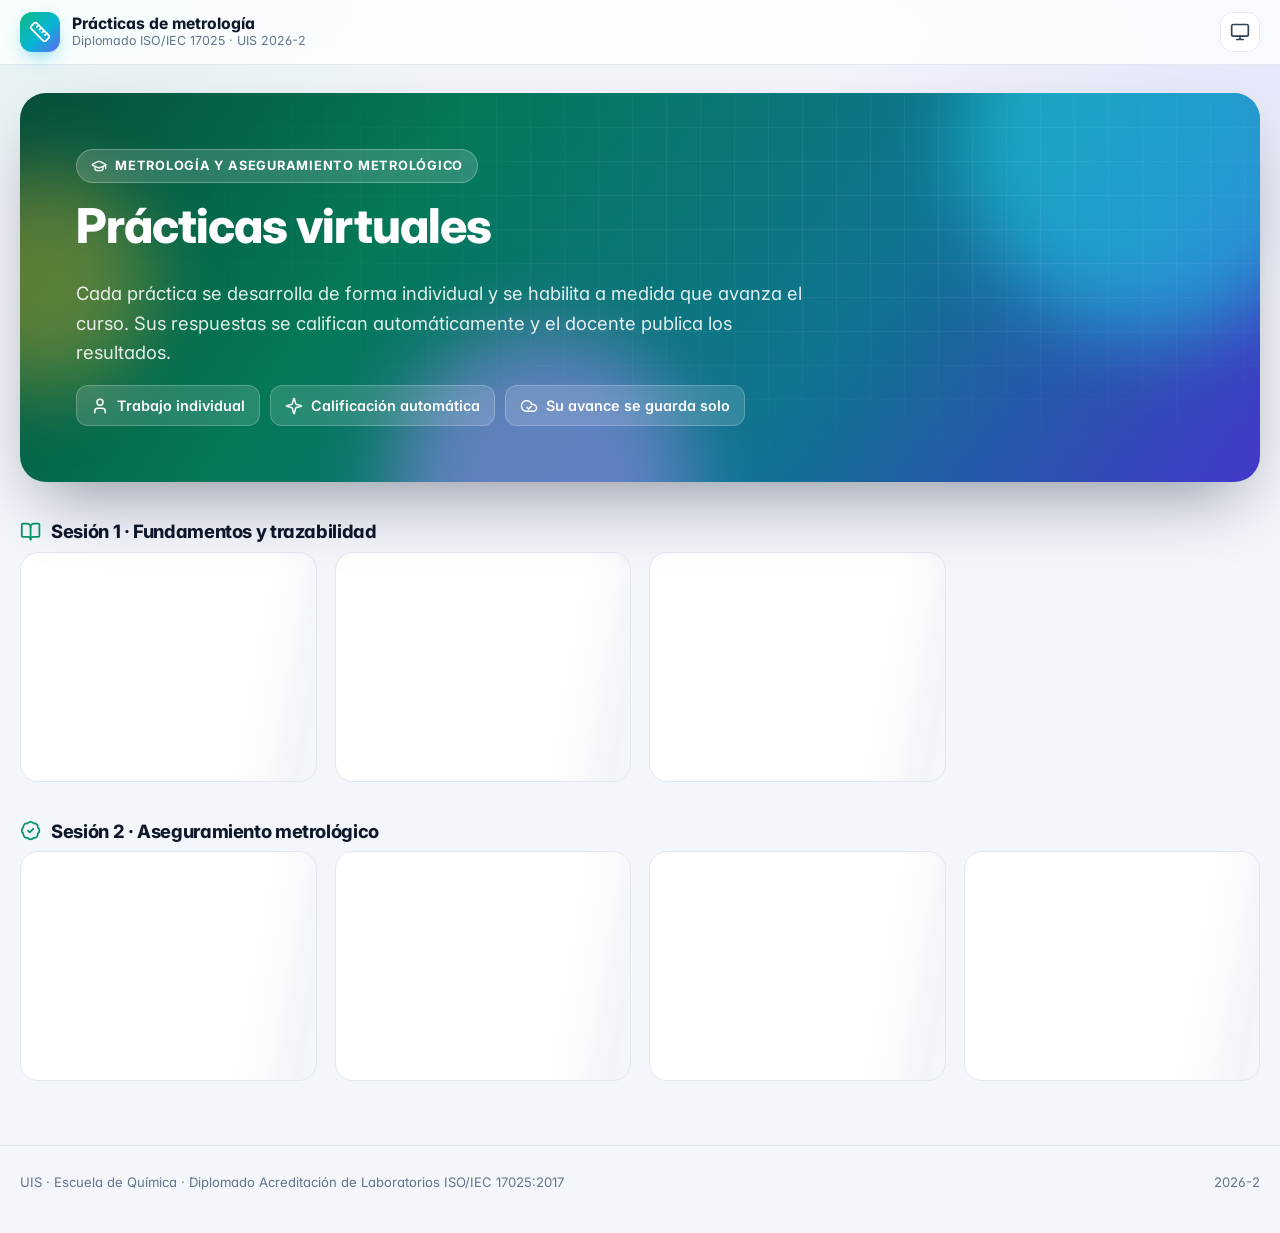
<file: index.html>
<!doctype html>
<html lang="es">
<head>
  <meta charset="utf-8">
  <meta name="viewport" content="width=device-width, initial-scale=1, viewport-fit=cover">
  <title>Prácticas de metrología</title>
  <meta name="description" content="Prácticas virtuales individuales del módulo Metrología y aseguramiento metrológico, Diplomado ISO/IEC 17025 · UIS.">
  <meta name="theme-color" content="#0E7490">
  <script>try{var t=JSON.parse(localStorage.getItem('practicas:tema'));if(t==='claro')document.documentElement.setAttribute('data-theme','light');if(t==='oscuro')document.documentElement.setAttribute('data-theme','dark');}catch(e){}</script>
  <link rel="icon" href="data:image/svg+xml,%3Csvg xmlns='http://www.w3.org/2000/svg' viewBox='0 0 32 32'%3E%3Cdefs%3E%3ClinearGradient id='g' x1='0' y1='0' x2='1' y2='1'%3E%3Cstop offset='0' stop-color='%2310B981'/%3E%3Cstop offset='1' stop-color='%236366F1'/%3E%3C/linearGradient%3E%3C/defs%3E%3Crect width='32' height='32' rx='9' fill='url(%23g)'/%3E%3Ctext x='16' y='21.5' font-family='Segoe UI,Arial' font-weight='800' font-size='14' text-anchor='middle' fill='white'%3ESI%3C/text%3E%3C/svg%3E">
  <link rel="preconnect" href="https://fonts.googleapis.com">
  <link rel="preconnect" href="https://fonts.gstatic.com" crossorigin>
  <link rel="stylesheet" href="https://fonts.googleapis.com/css2?family=Inter:wght@400;500;600;700;800&display=swap">
  <link rel="stylesheet" href="assets/estilos.css">
</head>
<body>
  <header class="barra">
    <div class="barra-in">
      <a class="marca" href="./">
        <span class="logo"><i data-icono="regla"></i></span>
        <span class="marca-texto"><b>Prácticas de metrología</b><span>Diplomado ISO/IEC 17025 · UIS <span data-edicion></span></span></span>
      </a>
      <div class="acciones-barra">
        <button type="button" class="btn-icono" id="tema"></button>
      </div>
    </div>
  </header>
  <div class="demo" id="aviso-demo" hidden><i data-icono="info"></i> Modo demostración: el estado de las prácticas es de ejemplo.</div>

  <main class="envoltura">
    <section class="hero aparecer">
      <span class="burbuja b1"></span><span class="burbuja b2"></span><span class="burbuja b3"></span><span class="rejilla-fondo"></span>
      <span class="hero-etq"><i data-icono="birrete"></i> Metrología y aseguramiento metrológico</span>
      <h1>Prácticas virtuales</h1>
      <p>Cada práctica se desarrolla de forma individual y se habilita a medida que avanza el curso. Sus respuestas se califican automáticamente y el docente publica los resultados.</p>
      <div class="hero-meta">
        <span><i data-icono="usuario"></i> Trabajo individual</span>
        <span><i data-icono="destellos"></i> Calificación automática</span>
        <span><i data-icono="nube"></i> Su avance se guarda solo</span>
      </div>
    </section>

    <div class="aviso aviso-amarillo aviso-portal aparecer" id="aviso-portal" hidden>
      <span class="ico"><i data-icono="info"></i></span><p id="texto-aviso"></p>
    </div>
    <div class="aviso aviso-error" id="error-portal" hidden>
      <span class="ico"><i data-icono="alerta"></i></span><p id="texto-error"></p>
    </div>

    <section class="grupo-sesion">
      <h2><i data-icono="libro"></i> Sesión 1 · Fundamentos y trazabilidad</h2>
      <div class="rejilla-practicas" id="sesion-1"></div>
    </section>
    <section class="grupo-sesion">
      <h2><i data-icono="insignia"></i> Sesión 2 · Aseguramiento metrológico</h2>
      <div class="rejilla-practicas" id="sesion-2"></div>
    </section>
  </main>

  <footer class="pie">
    <span>UIS · Escuela de Química · Diplomado Acreditación de Laboratorios ISO/IEC 17025:2017</span>
    <span data-edicion></span>
  </footer>

  <script src="config.js"></script>
  <script src="assets/iconos.js"></script>
  <script src="assets/comun.js"></script>
  <script src="assets/portal.js"></script>
</body>
</html>
</file>
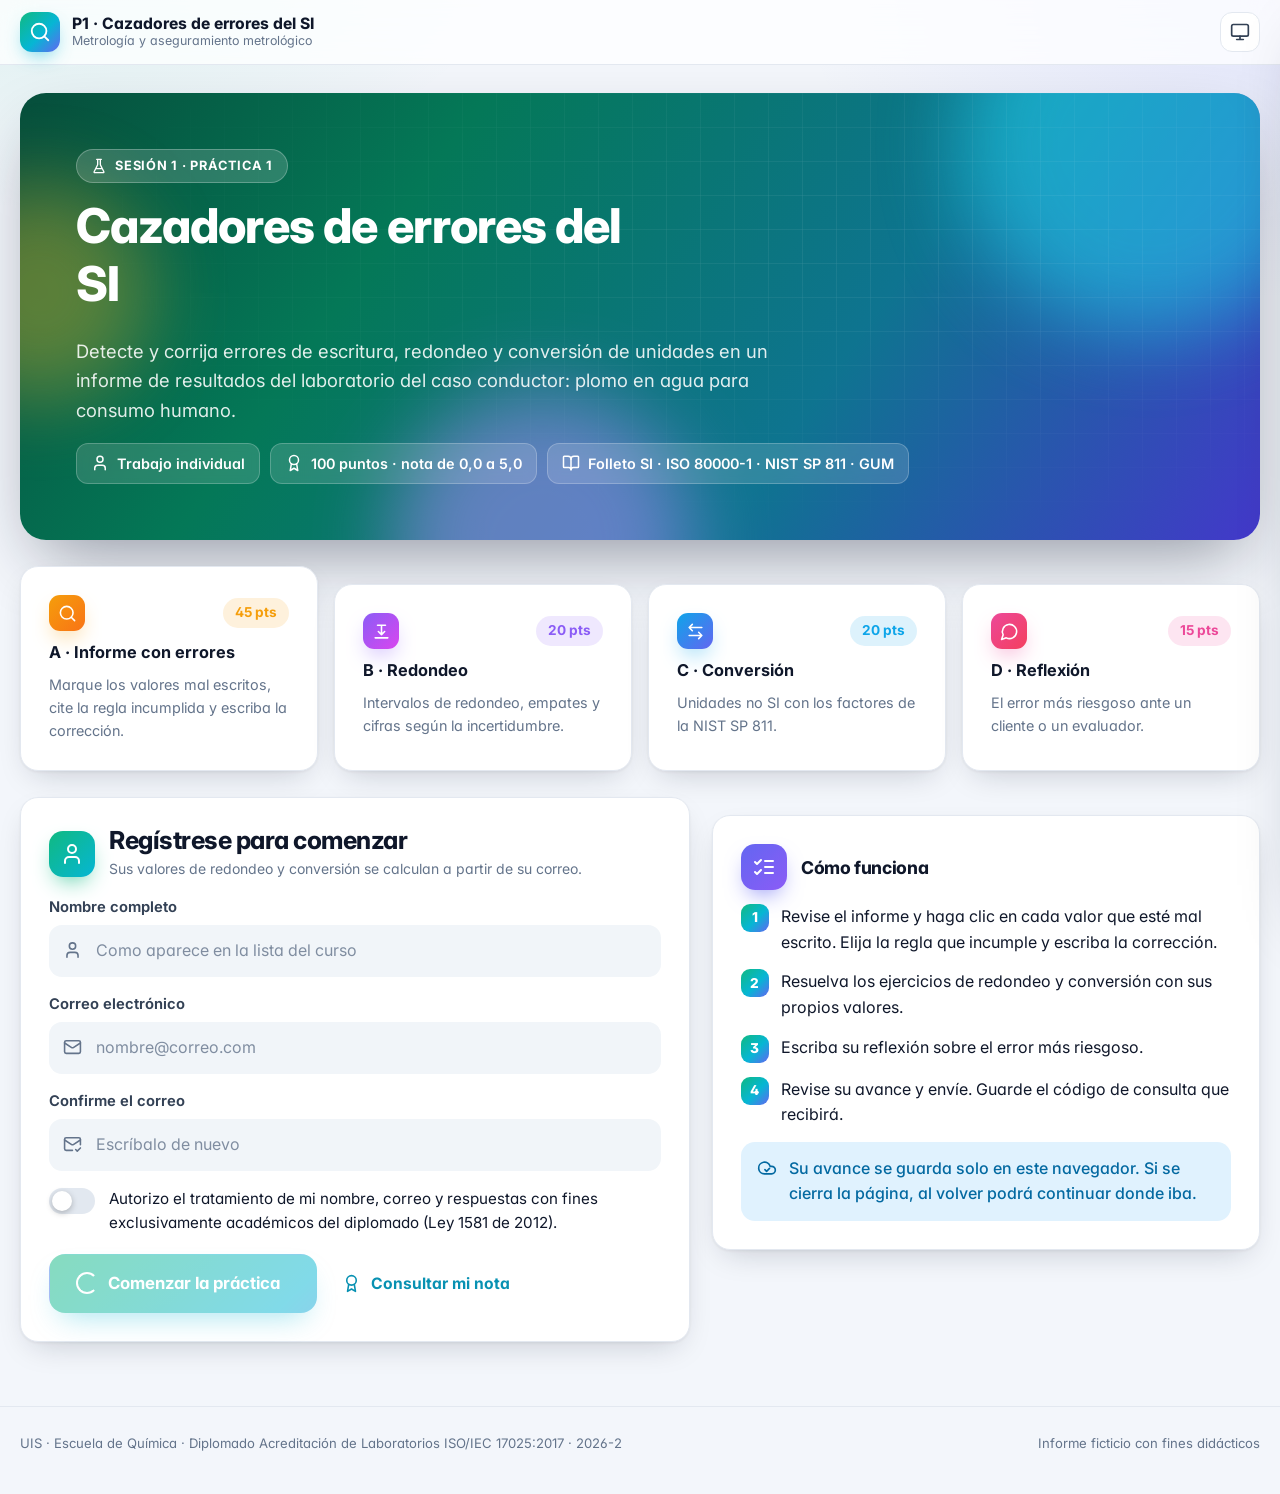
<file: p1/index.html>
<!doctype html>
<html lang="es">
<head>
  <meta charset="utf-8">
  <meta name="viewport" content="width=device-width, initial-scale=1, viewport-fit=cover">
  <title>Cazadores de errores del SI</title>
  <meta name="description" content="Práctica 1 del módulo de Metrología y aseguramiento metrológico: detectar y corregir errores de escritura, redondeo y conversión de unidades.">
  <meta name="theme-color" content="#0E7490">
  <script>try{var t=JSON.parse(localStorage.getItem('practicas:tema'));if(t==='claro')document.documentElement.setAttribute('data-theme','light');if(t==='oscuro')document.documentElement.setAttribute('data-theme','dark');}catch(e){}</script>
  <link rel="icon" href="data:image/svg+xml,%3Csvg xmlns='http://www.w3.org/2000/svg' viewBox='0 0 32 32'%3E%3Crect width='32' height='32' rx='9' fill='%23F59E0B'/%3E%3Ctext x='16' y='21.5' font-family='Segoe UI,Arial' font-weight='800' font-size='14' text-anchor='middle' fill='white'%3EP1%3C/text%3E%3C/svg%3E">
  <link rel="preconnect" href="https://fonts.googleapis.com">
  <link rel="preconnect" href="https://fonts.gstatic.com" crossorigin>
  <link rel="stylesheet" href="https://fonts.googleapis.com/css2?family=Inter:wght@400;500;600;700;800&display=swap">
  <link rel="stylesheet" href="../assets/estilos.css">
</head>
<body>
  <svg width="0" height="0" style="position:absolute" aria-hidden="true" focusable="false">
    <defs><linearGradient id="degradado-anillo" x1="0" y1="0" x2="1" y2="1"><stop offset="0" stop-color="#10B981"/><stop offset=".55" stop-color="#06B6D4"/><stop offset="1" stop-color="#6366F1"/></linearGradient></defs>
  </svg>
  <div id="app"></div>
  <script src="../config.js"></script>
  <script src="../assets/iconos.js"></script>
  <script src="../assets/comun.js"></script>
  <script src="../assets/motor.js"></script>
  <script src="practica1.js"></script>
</body>
</html>
</file>
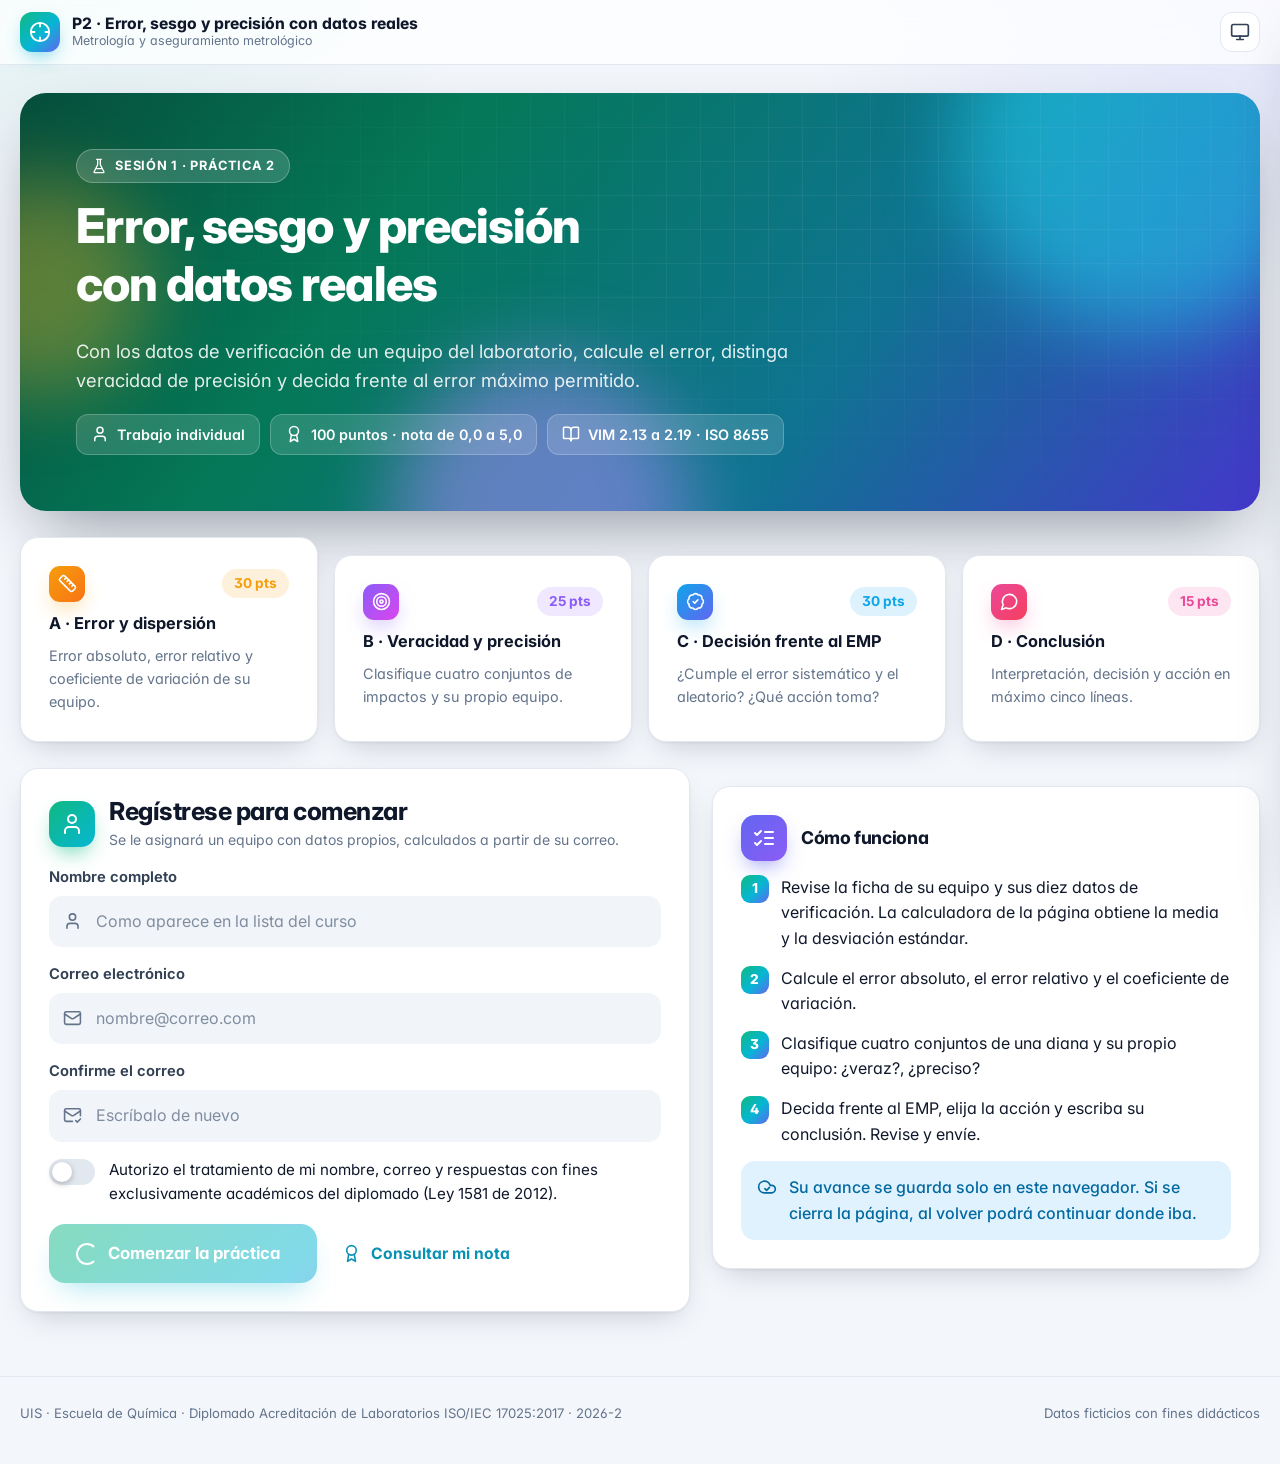
<file: p2/index.html>
<!doctype html>
<html lang="es">
<head>
  <meta charset="utf-8">
  <meta name="viewport" content="width=device-width, initial-scale=1, viewport-fit=cover">
  <title>Error, sesgo y precisión</title>
  <meta name="description" content="Práctica 2 del módulo de Metrología y aseguramiento metrológico: error, sesgo, veracidad y precisión con datos de verificación de equipos.">
  <meta name="theme-color" content="#0E7490">
  <script>try{var t=JSON.parse(localStorage.getItem('practicas:tema'));if(t==='claro')document.documentElement.setAttribute('data-theme','light');if(t==='oscuro')document.documentElement.setAttribute('data-theme','dark');}catch(e){}</script>
  <link rel="icon" href="data:image/svg+xml,%3Csvg xmlns='http://www.w3.org/2000/svg' viewBox='0 0 32 32'%3E%3Crect width='32' height='32' rx='9' fill='%238B5CF6'/%3E%3Ctext x='16' y='21.5' font-family='Segoe UI,Arial' font-weight='800' font-size='14' text-anchor='middle' fill='white'%3EP2%3C/text%3E%3C/svg%3E">
  <link rel="preconnect" href="https://fonts.googleapis.com">
  <link rel="preconnect" href="https://fonts.gstatic.com" crossorigin>
  <link rel="stylesheet" href="https://fonts.googleapis.com/css2?family=Inter:wght@400;500;600;700;800&display=swap">
  <link rel="stylesheet" href="../assets/estilos.css">
</head>
<body>
  <svg width="0" height="0" style="position:absolute" aria-hidden="true" focusable="false">
    <defs><linearGradient id="degradado-anillo" x1="0" y1="0" x2="1" y2="1"><stop offset="0" stop-color="#10B981"/><stop offset=".55" stop-color="#06B6D4"/><stop offset="1" stop-color="#6366F1"/></linearGradient></defs>
  </svg>
  <div id="app"></div>
  <script src="../config.js"></script>
  <script src="../assets/iconos.js"></script>
  <script src="../assets/comun.js"></script>
  <script src="../assets/motor.js"></script>
  <script src="practica2.js"></script>
</body>
</html>
</file>
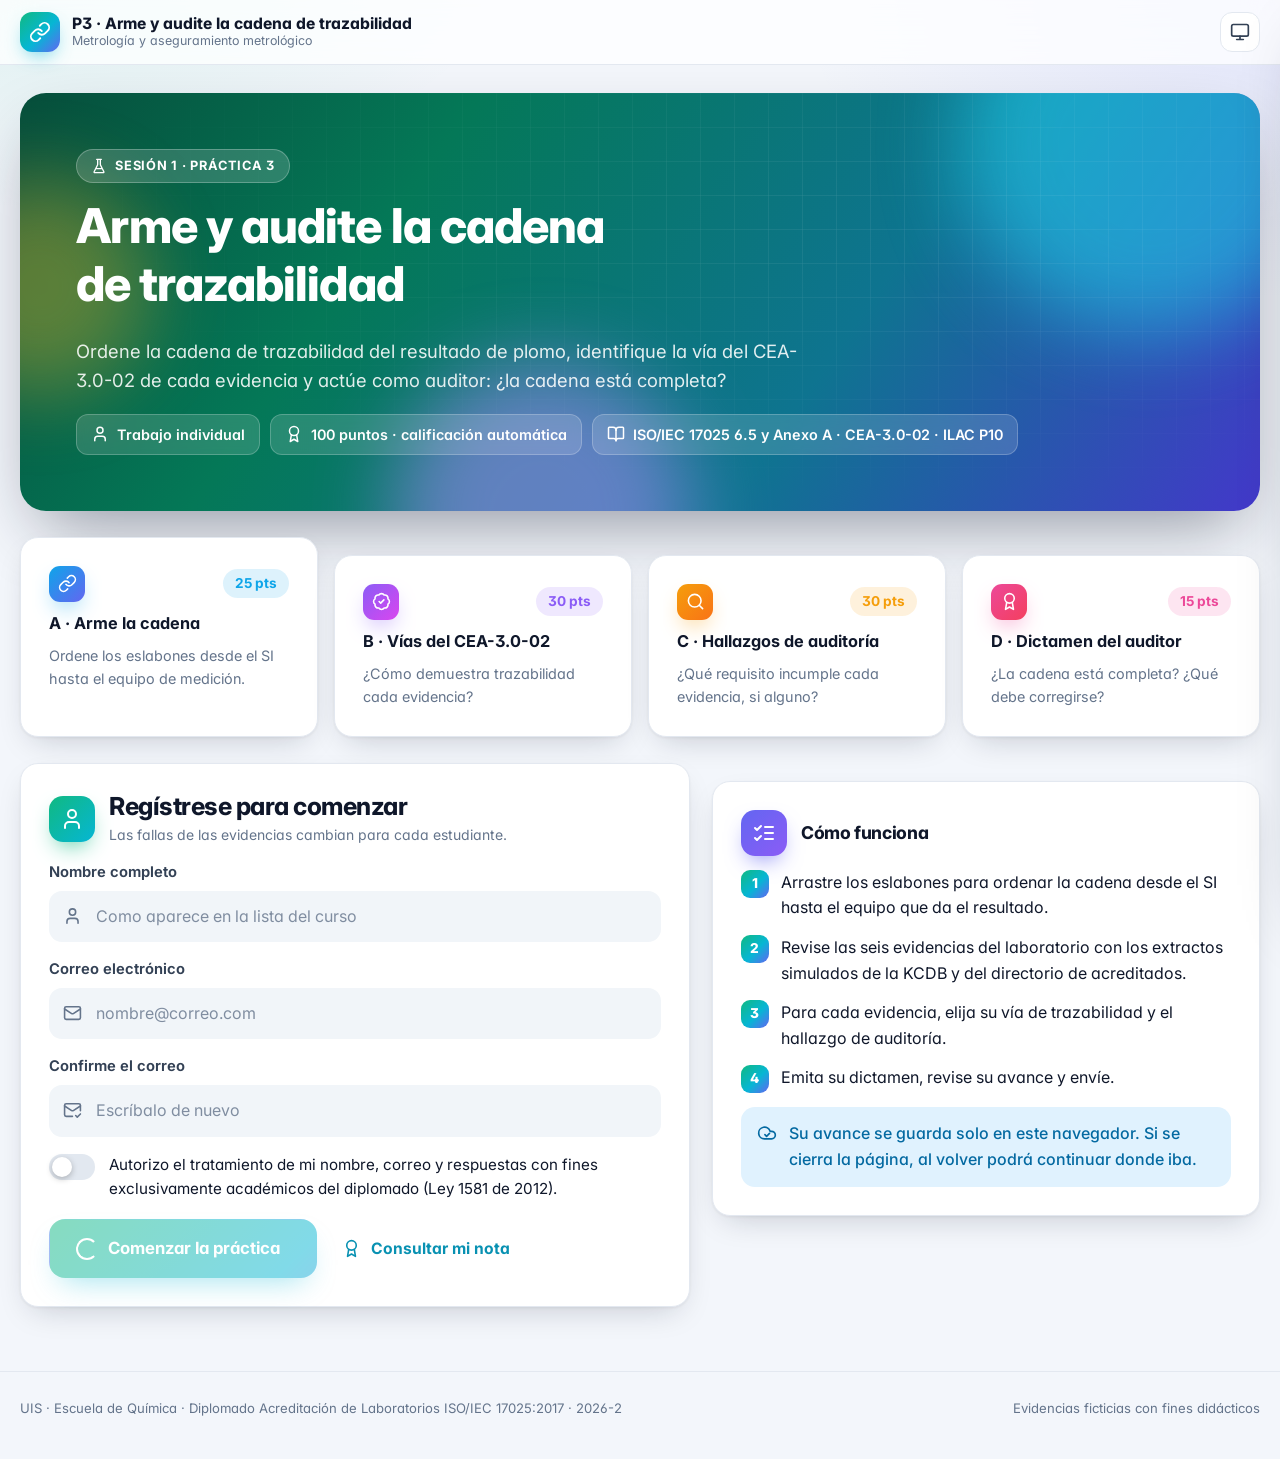
<file: p3/index.html>
<!doctype html>
<html lang="es">
<head>
  <meta charset="utf-8">
  <meta name="viewport" content="width=device-width, initial-scale=1, viewport-fit=cover">
  <title>Cadena de trazabilidad</title>
  <meta name="description" content="Práctica 3 del módulo de Metrología y aseguramiento metrológico: arme y audite la cadena de trazabilidad del resultado.">
  <meta name="theme-color" content="#0E7490">
  <script>try{var t=JSON.parse(localStorage.getItem('practicas:tema'));if(t==='claro')document.documentElement.setAttribute('data-theme','light');if(t==='oscuro')document.documentElement.setAttribute('data-theme','dark');}catch(e){}</script>
  <link rel="icon" href="data:image/svg+xml,%3Csvg xmlns='http://www.w3.org/2000/svg' viewBox='0 0 32 32'%3E%3Crect width='32' height='32' rx='9' fill='%230EA5E9'/%3E%3Ctext x='16' y='21.5' font-family='Segoe UI,Arial' font-weight='800' font-size='14' text-anchor='middle' fill='white'%3EP3%3C/text%3E%3C/svg%3E">
  <link rel="preconnect" href="https://fonts.googleapis.com">
  <link rel="preconnect" href="https://fonts.gstatic.com" crossorigin>
  <link rel="stylesheet" href="https://fonts.googleapis.com/css2?family=Inter:wght@400;500;600;700;800&display=swap">
  <link rel="stylesheet" href="../assets/estilos.css">
</head>
<body>
  <svg width="0" height="0" style="position:absolute" aria-hidden="true" focusable="false">
    <defs><linearGradient id="degradado-anillo" x1="0" y1="0" x2="1" y2="1"><stop offset="0" stop-color="#10B981"/><stop offset=".55" stop-color="#06B6D4"/><stop offset="1" stop-color="#6366F1"/></linearGradient></defs>
  </svg>
  <div id="app"></div>
  <script src="../config.js"></script>
  <script src="../assets/iconos.js"></script>
  <script src="../assets/comun.js"></script>
  <script src="../assets/motor.js"></script>
  <script src="practica3.js"></script>
</body>
</html>
</file>
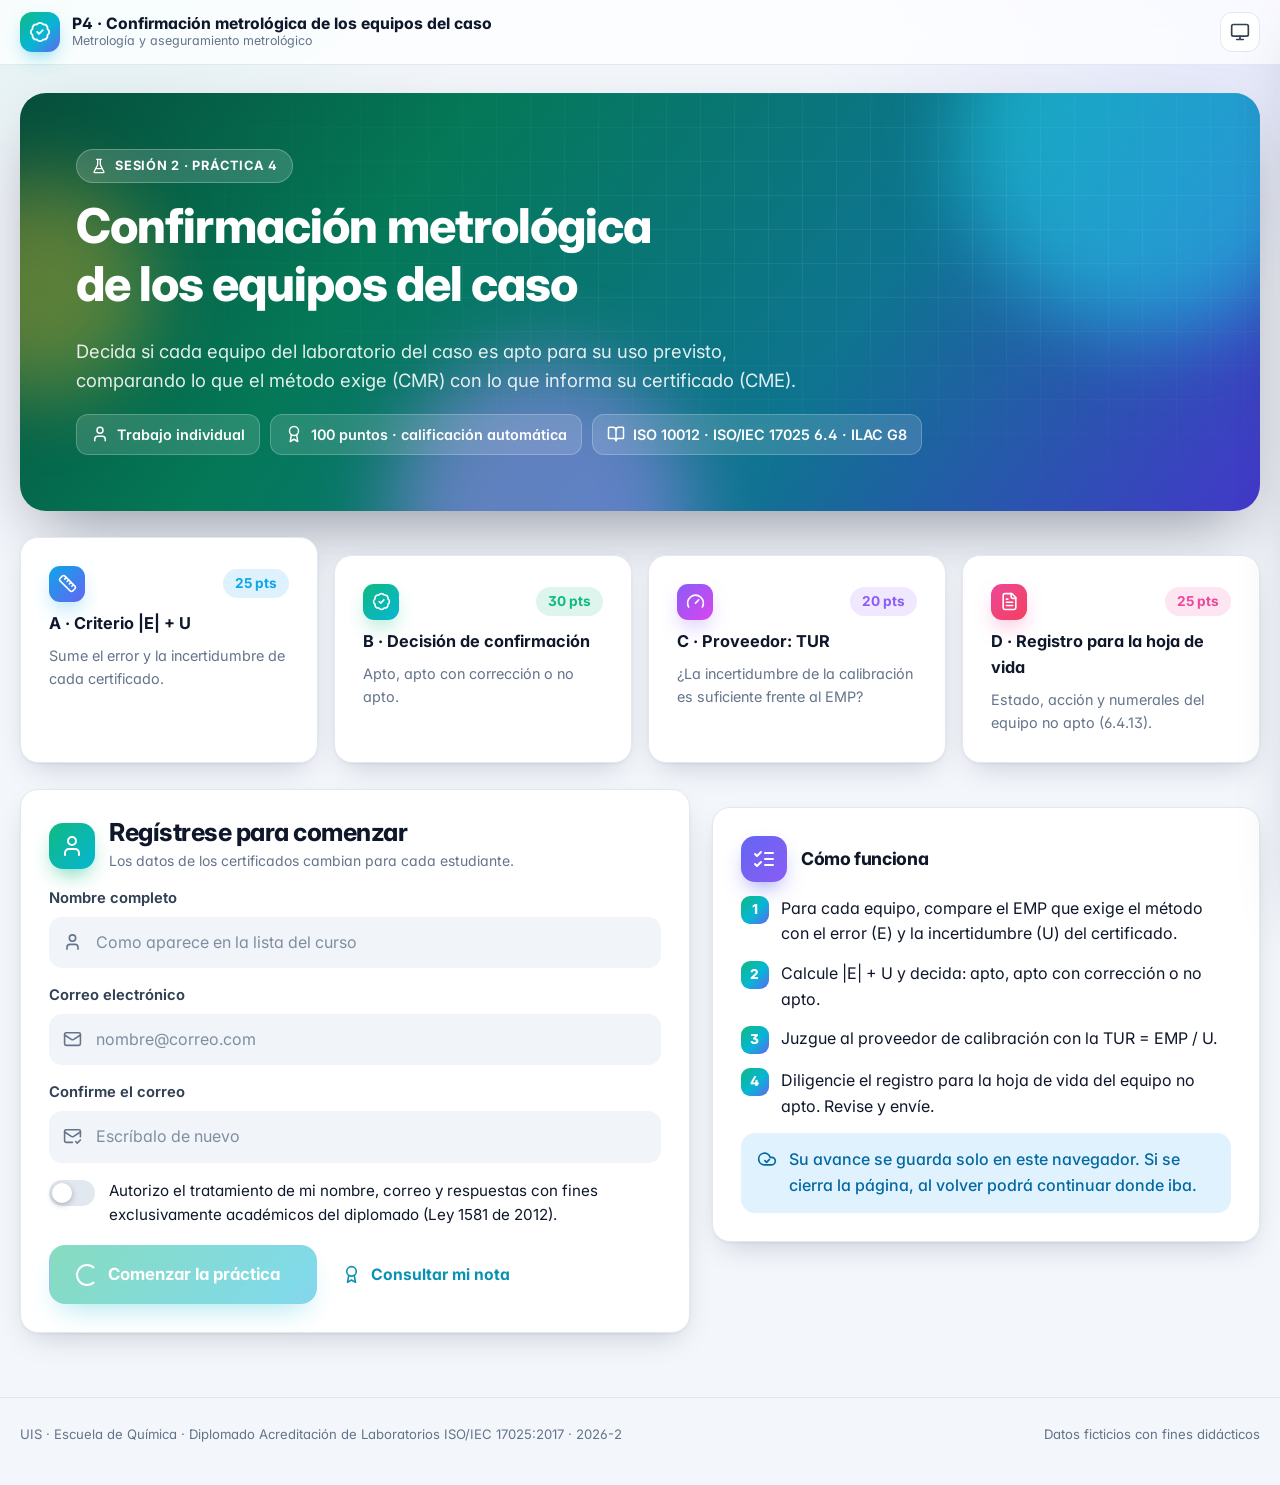
<file: p4/index.html>
<!doctype html>
<html lang="es">
<head>
  <meta charset="utf-8">
  <meta name="viewport" content="width=device-width, initial-scale=1, viewport-fit=cover">
  <title>Confirmación metrológica</title>
  <meta name="description" content="Práctica 4 del módulo de Metrología y aseguramiento metrológico: confirmación metrológica de los equipos del laboratorio.">
  <meta name="theme-color" content="#0E7490">
  <script>try{var t=JSON.parse(localStorage.getItem('practicas:tema'));if(t==='claro')document.documentElement.setAttribute('data-theme','light');if(t==='oscuro')document.documentElement.setAttribute('data-theme','dark');}catch(e){}</script>
  <link rel="icon" href="data:image/svg+xml,%3Csvg xmlns='http://www.w3.org/2000/svg' viewBox='0 0 32 32'%3E%3Crect width='32' height='32' rx='9' fill='%2310B981'/%3E%3Ctext x='16' y='21.5' font-family='Segoe UI,Arial' font-weight='800' font-size='14' text-anchor='middle' fill='white'%3EP4%3C/text%3E%3C/svg%3E">
  <link rel="preconnect" href="https://fonts.googleapis.com">
  <link rel="preconnect" href="https://fonts.gstatic.com" crossorigin>
  <link rel="stylesheet" href="https://fonts.googleapis.com/css2?family=Inter:wght@400;500;600;700;800&display=swap">
  <link rel="stylesheet" href="../assets/estilos.css">
</head>
<body>
  <svg width="0" height="0" style="position:absolute" aria-hidden="true" focusable="false">
    <defs><linearGradient id="degradado-anillo" x1="0" y1="0" x2="1" y2="1"><stop offset="0" stop-color="#10B981"/><stop offset=".55" stop-color="#06B6D4"/><stop offset="1" stop-color="#6366F1"/></linearGradient></defs>
  </svg>
  <div id="app"></div>
  <script src="../config.js"></script>
  <script src="../assets/iconos.js"></script>
  <script src="../assets/comun.js"></script>
  <script src="../assets/motor.js"></script>
  <script src="practica4.js"></script>
</body>
</html>
</file>
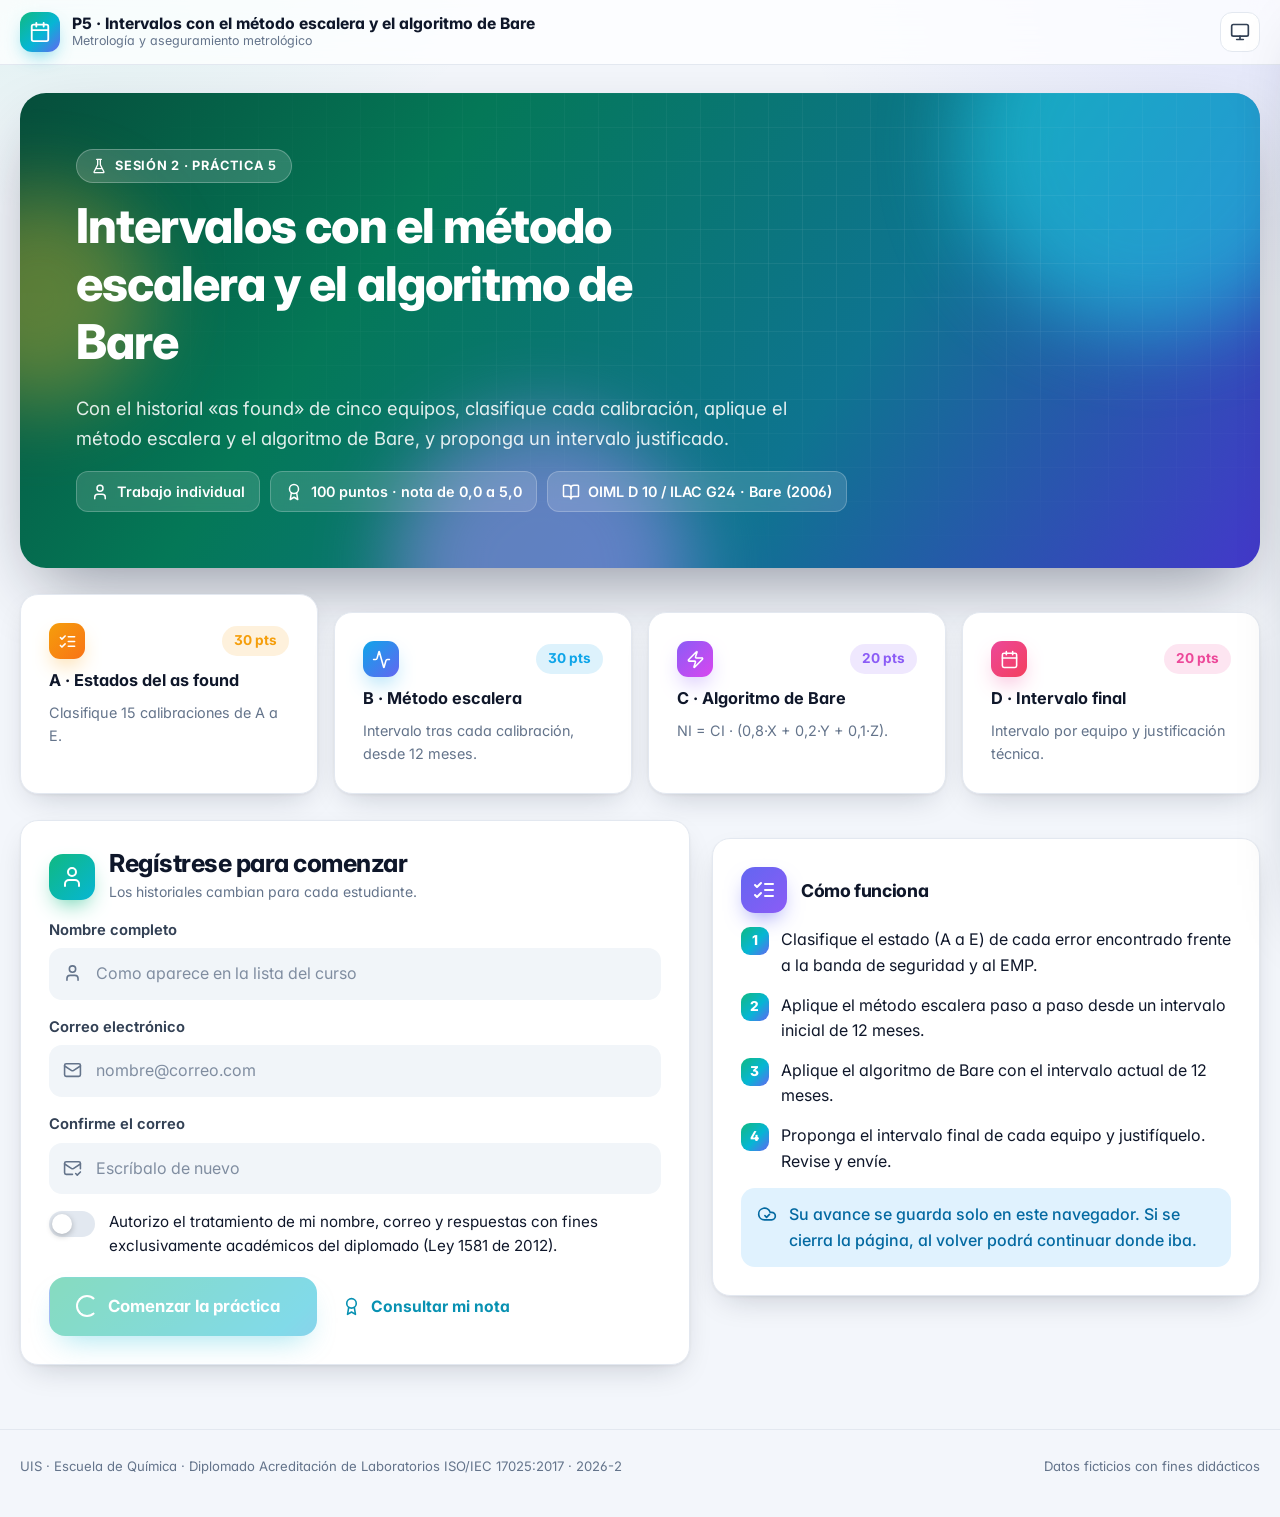
<file: p5/index.html>
<!doctype html>
<html lang="es">
<head>
  <meta charset="utf-8">
  <meta name="viewport" content="width=device-width, initial-scale=1, viewport-fit=cover">
  <title>Intervalos de calibración</title>
  <meta name="description" content="Práctica 5 del módulo de Metrología y aseguramiento metrológico: intervalos de calibración con el método escalera y el algoritmo de Bare.">
  <meta name="theme-color" content="#0E7490">
  <script>try{var t=JSON.parse(localStorage.getItem('practicas:tema'));if(t==='claro')document.documentElement.setAttribute('data-theme','light');if(t==='oscuro')document.documentElement.setAttribute('data-theme','dark');}catch(e){}</script>
  <link rel="icon" href="data:image/svg+xml,%3Csvg xmlns='http://www.w3.org/2000/svg' viewBox='0 0 32 32'%3E%3Crect width='32' height='32' rx='9' fill='%23EC4899'/%3E%3Ctext x='16' y='21.5' font-family='Segoe UI,Arial' font-weight='800' font-size='14' text-anchor='middle' fill='white'%3EP5%3C/text%3E%3C/svg%3E">
  <link rel="preconnect" href="https://fonts.googleapis.com">
  <link rel="preconnect" href="https://fonts.gstatic.com" crossorigin>
  <link rel="stylesheet" href="https://fonts.googleapis.com/css2?family=Inter:wght@400;500;600;700;800&display=swap">
  <link rel="stylesheet" href="../assets/estilos.css">
</head>
<body>
  <svg width="0" height="0" style="position:absolute" aria-hidden="true" focusable="false">
    <defs><linearGradient id="degradado-anillo" x1="0" y1="0" x2="1" y2="1"><stop offset="0" stop-color="#10B981"/><stop offset=".55" stop-color="#06B6D4"/><stop offset="1" stop-color="#6366F1"/></linearGradient></defs>
  </svg>
  <div id="app"></div>
  <script src="../config.js"></script>
  <script src="../assets/iconos.js"></script>
  <script src="../assets/comun.js"></script>
  <script src="../assets/motor.js"></script>
  <script src="practica5.js"></script>
</body>
</html>
</file>
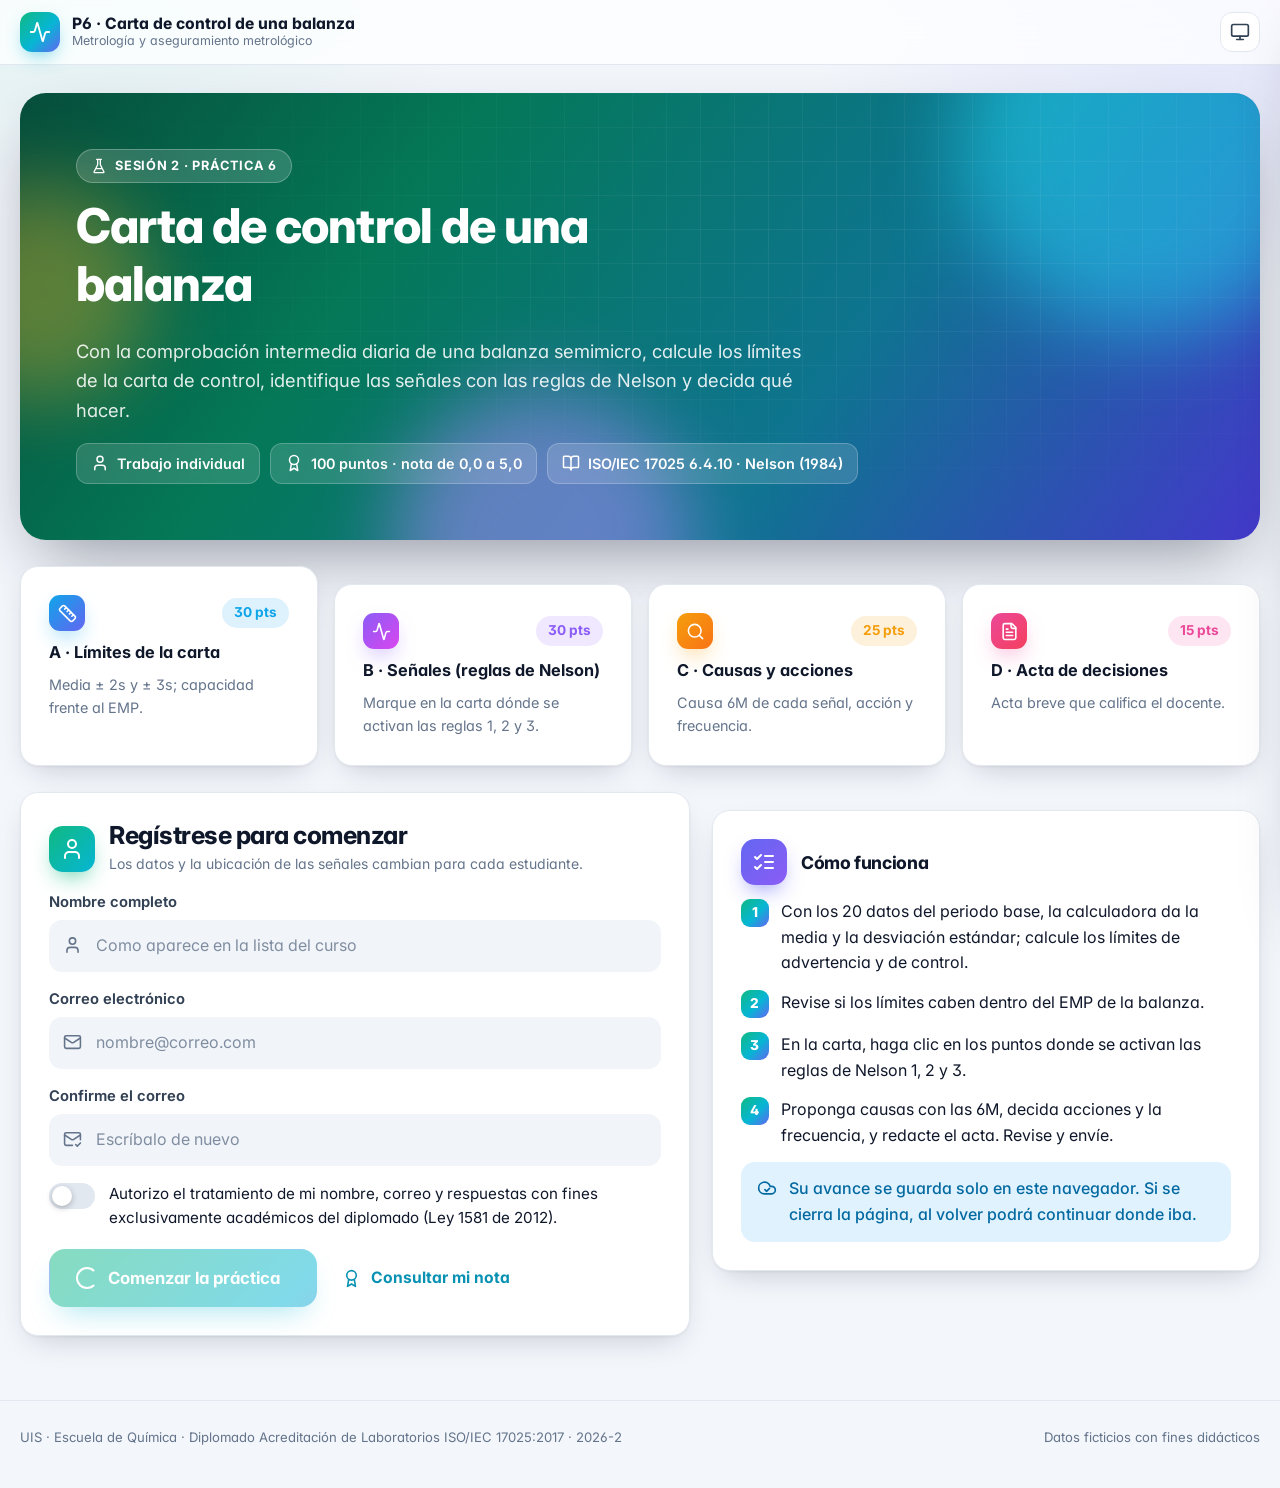
<file: p6/index.html>
<!doctype html>
<html lang="es">
<head>
  <meta charset="utf-8">
  <meta name="viewport" content="width=device-width, initial-scale=1, viewport-fit=cover">
  <title>Carta de control de una balanza</title>
  <meta name="description" content="Práctica 6 del módulo de Metrología y aseguramiento metrológico: carta de control de la comprobación intermedia de una balanza.">
  <meta name="theme-color" content="#0E7490">
  <script>try{var t=JSON.parse(localStorage.getItem('practicas:tema'));if(t==='claro')document.documentElement.setAttribute('data-theme','light');if(t==='oscuro')document.documentElement.setAttribute('data-theme','dark');}catch(e){}</script>
  <link rel="icon" href="data:image/svg+xml,%3Csvg xmlns='http://www.w3.org/2000/svg' viewBox='0 0 32 32'%3E%3Crect width='32' height='32' rx='9' fill='%236366F1'/%3E%3Ctext x='16' y='21.5' font-family='Segoe UI,Arial' font-weight='800' font-size='14' text-anchor='middle' fill='white'%3EP6%3C/text%3E%3C/svg%3E">
  <link rel="preconnect" href="https://fonts.googleapis.com">
  <link rel="preconnect" href="https://fonts.gstatic.com" crossorigin>
  <link rel="stylesheet" href="https://fonts.googleapis.com/css2?family=Inter:wght@400;500;600;700;800&display=swap">
  <link rel="stylesheet" href="../assets/estilos.css">
</head>
<body>
  <svg width="0" height="0" style="position:absolute" aria-hidden="true" focusable="false">
    <defs><linearGradient id="degradado-anillo" x1="0" y1="0" x2="1" y2="1"><stop offset="0" stop-color="#10B981"/><stop offset=".55" stop-color="#06B6D4"/><stop offset="1" stop-color="#6366F1"/></linearGradient></defs>
  </svg>
  <div id="app"></div>
  <script src="../config.js"></script>
  <script src="../assets/iconos.js"></script>
  <script src="../assets/comun.js"></script>
  <script src="../assets/motor.js"></script>
  <script src="practica6.js"></script>
</body>
</html>
</file>
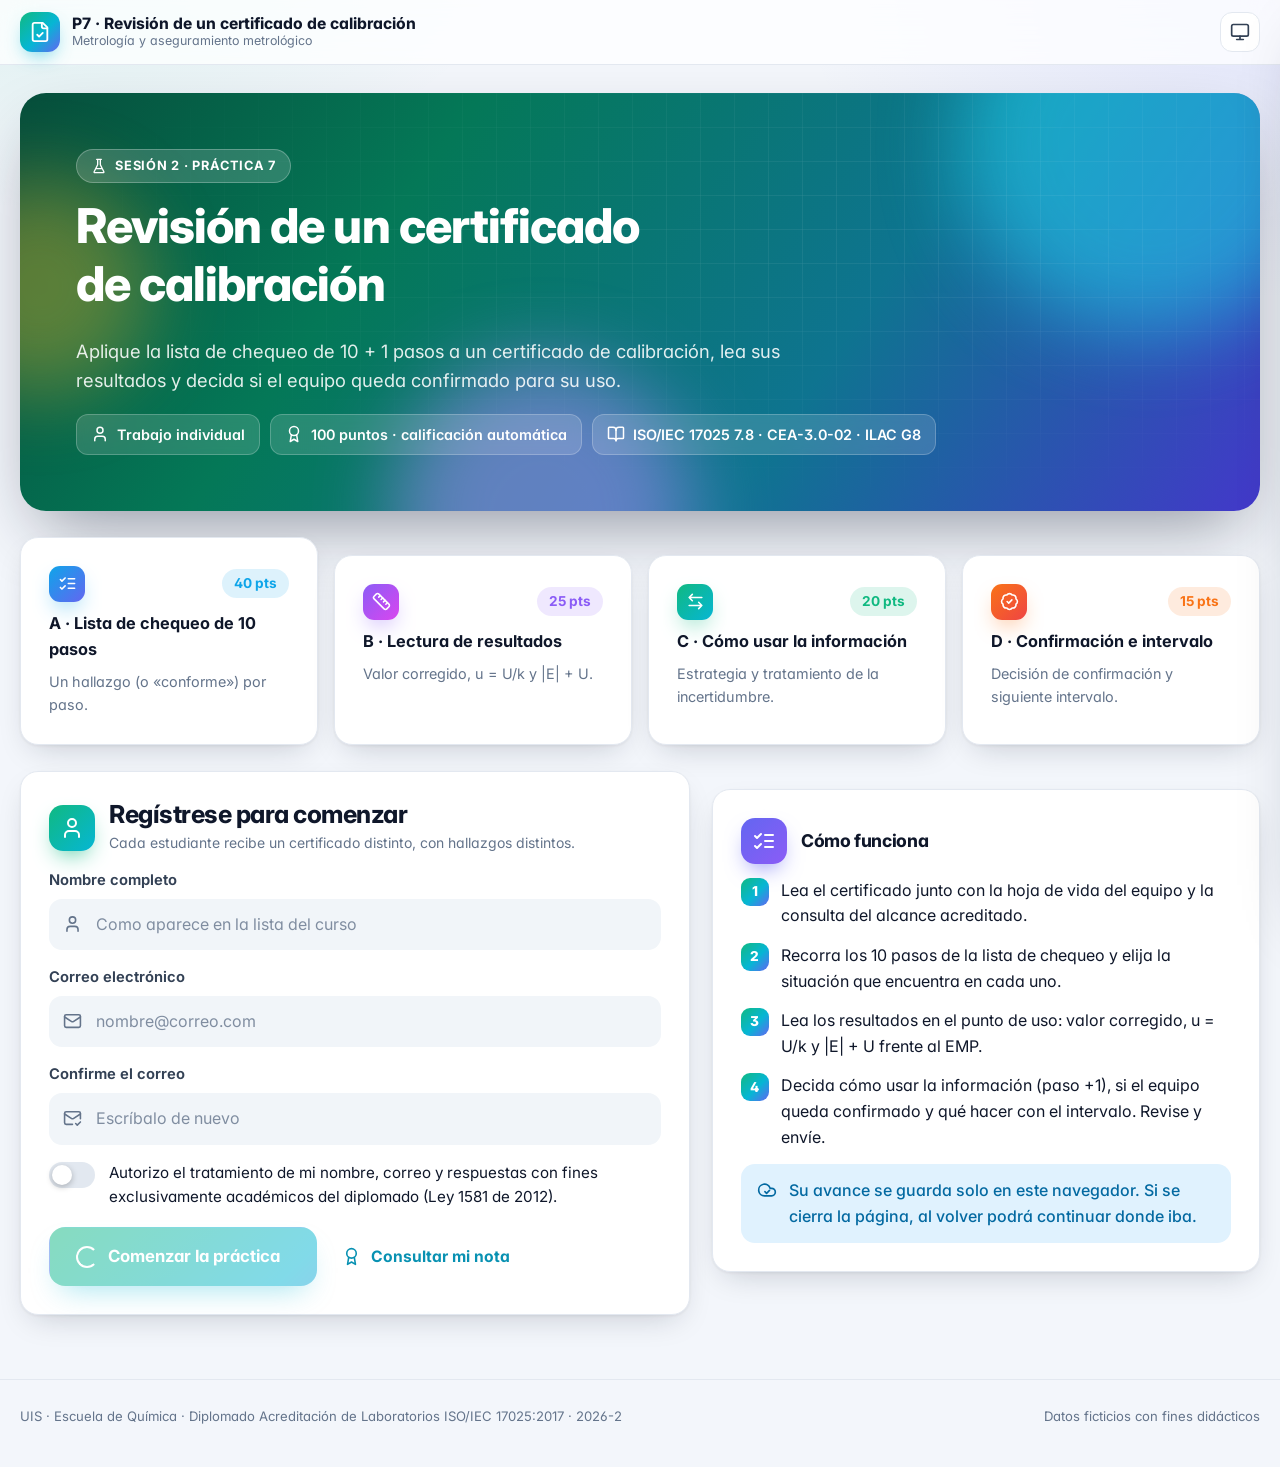
<file: p7/index.html>
<!doctype html>
<html lang="es">
<head>
  <meta charset="utf-8">
  <meta name="viewport" content="width=device-width, initial-scale=1, viewport-fit=cover">
  <title>Revisión de certificado</title>
  <meta name="description" content="Práctica 7 del módulo de Metrología y aseguramiento metrológico: revisión de un certificado de calibración con la lista de chequeo de 10 + 1 pasos.">
  <meta name="theme-color" content="#0E7490">
  <script>try{var t=JSON.parse(localStorage.getItem('practicas:tema'));if(t==='claro')document.documentElement.setAttribute('data-theme','light');if(t==='oscuro')document.documentElement.setAttribute('data-theme','dark');}catch(e){}</script>
  <link rel="icon" href="data:image/svg+xml,%3Csvg xmlns='http://www.w3.org/2000/svg' viewBox='0 0 32 32'%3E%3Crect width='32' height='32' rx='9' fill='%23F97316'/%3E%3Ctext x='16' y='21.5' font-family='Segoe UI,Arial' font-weight='800' font-size='14' text-anchor='middle' fill='white'%3EP7%3C/text%3E%3C/svg%3E">
  <link rel="preconnect" href="https://fonts.googleapis.com">
  <link rel="preconnect" href="https://fonts.gstatic.com" crossorigin>
  <link rel="stylesheet" href="https://fonts.googleapis.com/css2?family=Inter:wght@400;500;600;700;800&display=swap">
  <link rel="stylesheet" href="../assets/estilos.css">
</head>
<body>
  <svg width="0" height="0" style="position:absolute" aria-hidden="true" focusable="false">
    <defs><linearGradient id="degradado-anillo" x1="0" y1="0" x2="1" y2="1"><stop offset="0" stop-color="#10B981"/><stop offset=".55" stop-color="#06B6D4"/><stop offset="1" stop-color="#6366F1"/></linearGradient></defs>
  </svg>
  <div id="app"></div>
  <script src="../config.js"></script>
  <script src="../assets/iconos.js"></script>
  <script src="../assets/comun.js"></script>
  <script src="../assets/motor.js"></script>
  <script src="practica7.js"></script>
</body>
</html>
</file>
<file: assets/estilos.css>
/* Prácticas virtuales · Metrología y aseguramiento metrológico (UIS)
   Diseño: sans serif (Inter → Segoe UI → Roboto → Helvetica), paleta vibrante,
   modo claro/oscuro y animaciones que respetan «reducir movimiento». */

/* ---------------------------------------------------------------- Tokens */
:root {
  --fuente: "Inter", "Segoe UI Variable Text", "Segoe UI", Roboto, "Helvetica Neue", Helvetica, Arial, sans-serif;

  --fondo: #F3F6FB;
  --superficie: #FFFFFF;
  --superficie-2: #F1F5F9;
  --superficie-3: #E2E8F0;
  --borde: #E3E8F0;
  --texto: #0F172A;
  --texto-2: #334155;
  --suave: #64748B;

  --marca: #059669;
  --marca-2: #0891B2;
  --gradiente: linear-gradient(135deg, #10B981 0%, #06B6D4 55%, #6366F1 100%);
  --gradiente-hero: linear-gradient(125deg, #064E3B 0%, #047857 30%, #0E7490 65%, #4338CA 100%);

  --ok-fondo: #DCFCE7; --ok-texto: #15803D;
  --mal-fondo: #FFE4E6; --mal-texto: #BE123C;
  --aviso-fondo: #FEF3C7; --aviso-texto: #B45309;
  --info-fondo: #E0F2FE; --info-texto: #0369A1;

  --barra-fondo: rgba(255, 255, 255, .78);
  --sombra-1: 0 1px 2px rgba(15, 23, 42, .06);
  --sombra-2: 0 1px 3px rgba(15, 23, 42, .06), 0 12px 32px -12px rgba(15, 23, 42, .22);
  --sombra-3: 0 30px 70px -20px rgba(15, 23, 42, .45);
  --anillo: 0 0 0 4px rgba(16, 185, 129, .22);

  --radio: 18px;
  --radio-2: 12px;
  --alto-barra: 64px;
  --curva: cubic-bezier(.2, .8, .2, 1);
  color-scheme: light;
}

@media (prefers-color-scheme: dark) {
  :root:not([data-theme="light"]) {
    --fondo: #0A0F1E;
    --superficie: #111933;
    --superficie-2: #18213F;
    --superficie-3: #24305A;
    --borde: #222D52;
    --texto: #E8EDF9;
    --texto-2: #C7D0E6;
    --suave: #93A0C3;
    --marca: #34D399;
    --marca-2: #22D3EE;
    --ok-fondo: rgba(34, 197, 94, .16); --ok-texto: #86EFAC;
    --mal-fondo: rgba(244, 63, 94, .16); --mal-texto: #FDA4AF;
    --aviso-fondo: rgba(245, 158, 11, .16); --aviso-texto: #FCD34D;
    --info-fondo: rgba(14, 165, 233, .16); --info-texto: #7DD3FC;
    --barra-fondo: rgba(10, 15, 30, .72);
    --sombra-1: 0 1px 2px rgba(0, 0, 0, .4);
    --sombra-2: 0 1px 3px rgba(0, 0, 0, .35), 0 14px 34px -14px rgba(0, 0, 0, .7);
    --sombra-3: 0 30px 70px -20px rgba(0, 0, 0, .8);
    color-scheme: dark;
  }
}
:root[data-theme="dark"] {
  --fondo: #0A0F1E;
  --superficie: #111933;
  --superficie-2: #18213F;
  --superficie-3: #24305A;
  --borde: #222D52;
  --texto: #E8EDF9;
  --texto-2: #C7D0E6;
  --suave: #93A0C3;
  --marca: #34D399;
  --marca-2: #22D3EE;
  --ok-fondo: rgba(34, 197, 94, .16); --ok-texto: #86EFAC;
  --mal-fondo: rgba(244, 63, 94, .16); --mal-texto: #FDA4AF;
  --aviso-fondo: rgba(245, 158, 11, .16); --aviso-texto: #FCD34D;
  --info-fondo: rgba(14, 165, 233, .16); --info-texto: #7DD3FC;
  --barra-fondo: rgba(10, 15, 30, .72);
  --sombra-1: 0 1px 2px rgba(0, 0, 0, .4);
  --sombra-2: 0 1px 3px rgba(0, 0, 0, .35), 0 14px 34px -14px rgba(0, 0, 0, .7);
  --sombra-3: 0 30px 70px -20px rgba(0, 0, 0, .8);
  color-scheme: dark;
}

/* Tonos por práctica y por parte */
[data-tono="ambar"] { --c: #F59E0B; --c2: #F97316; }
[data-tono="violeta"] { --c: #8B5CF6; --c2: #D946EF; }
[data-tono="cielo"] { --c: #0EA5E9; --c2: #6366F1; }
[data-tono="esmeralda"] { --c: #10B981; --c2: #06B6D4; }
[data-tono="rosa"] { --c: #EC4899; --c2: #F43F5E; }
[data-tono="indigo"] { --c: #6366F1; --c2: #8B5CF6; }
[data-tono="coral"] { --c: #F97316; --c2: #EF4444; }

/* ------------------------------------------------------------------ Base */
* { box-sizing: border-box; }
html { -webkit-text-size-adjust: 100%; scroll-behavior: smooth; }
body {
  margin: 0; min-height: 100vh;
  font: 400 16px/1.6 var(--fuente);
  font-feature-settings: "cv11", "ss01";
  color: var(--texto);
  background:
    radial-gradient(900px 500px at 0% -10%, rgba(16, 185, 129, .12), transparent 60%),
    radial-gradient(800px 500px at 100% 0%, rgba(99, 102, 241, .12), transparent 60%),
    var(--fondo);
  background-attachment: fixed;
  -webkit-font-smoothing: antialiased;
}
h1, h2, h3, h4 { line-height: 1.2; margin: 0 0 .5em; letter-spacing: -.02em; font-weight: 750; }
h1 { font-size: clamp(1.9rem, 4.2vw, 3rem); font-weight: 800; }
h2 { font-size: clamp(1.25rem, 2.2vw, 1.55rem); }
h3 { font-size: 1.1rem; }
p { margin: 0 0 .9em; }
a { color: var(--marca-2); }
[hidden] { display: none !important; }
.suave { color: var(--suave); }
.peq { font-size: .875rem; }
.num { font-variant-numeric: tabular-nums; }
.sr { position: absolute; width: 1px; height: 1px; overflow: hidden; clip: rect(0 0 0 0); white-space: nowrap; }

.icono { width: 1.15em; height: 1.15em; flex: none; display: block; }
.ico { display: inline-flex; align-items: center; justify-content: center; line-height: 0; }

:focus-visible { outline: none; box-shadow: var(--anillo); }

/* --------------------------------------------------------------- Barra */
.barra {
  position: sticky; top: 0; z-index: 50;
  background: var(--barra-fondo);
  backdrop-filter: saturate(160%) blur(16px);
  -webkit-backdrop-filter: saturate(160%) blur(16px);
  border-bottom: 1px solid var(--borde);
}
.barra-in {
  max-width: 1440px; margin: 0 auto; height: var(--alto-barra);
  display: flex; align-items: center; justify-content: space-between; gap: 12px; padding: 0 20px;
}
.marca { display: flex; align-items: center; gap: 12px; text-decoration: none; color: inherit; min-width: 0; }
.logo {
  width: 40px; height: 40px; border-radius: 12px; flex: none; color: #fff;
  display: grid; place-items: center; background: var(--gradiente);
  box-shadow: 0 8px 20px -8px rgba(6, 182, 212, .8);
}
.logo .icono { width: 22px; height: 22px; }
.marca-texto { display: flex; flex-direction: column; min-width: 0; line-height: 1.2; }
.marca-texto b { font-size: .98rem; font-weight: 750; white-space: nowrap; overflow: hidden; text-overflow: ellipsis; }
.marca-texto span { font-size: .78rem; color: var(--suave); white-space: nowrap; overflow: hidden; text-overflow: ellipsis; }
.acciones-barra { display: flex; align-items: center; gap: 8px; }

.btn-icono {
  width: 40px; height: 40px; border-radius: 12px; border: 1px solid var(--borde);
  background: var(--superficie); color: var(--texto-2); cursor: pointer;
  display: inline-grid; place-items: center; transition: transform .2s var(--curva), background .2s, color .2s;
}
.btn-icono:hover { color: var(--marca); transform: translateY(-1px); }
.btn-icono .icono { width: 20px; height: 20px; }
.btn-icono.girar .icono { animation: girar .5s var(--curva); }

.chip {
  display: inline-flex; align-items: center; gap: 8px; height: 40px; padding: 0 14px;
  border-radius: 999px; background: var(--superficie); border: 1px solid var(--borde);
  font-weight: 600; font-size: .9rem; color: var(--texto-2); white-space: nowrap;
}
.chip .icono { width: 18px; height: 18px; color: var(--marca); }
.chip-reloj { font-variant-numeric: tabular-nums; min-width: 104px; }
.punto-vivo { width: 8px; height: 8px; border-radius: 50%; background: #10B981; position: relative; flex: none; }
.punto-vivo::after {
  content: ""; position: absolute; inset: -4px; border-radius: 50%; border: 2px solid #10B981;
  animation: latido 1.8s ease-out infinite;
}
.guardado { color: var(--suave); }
.guardado.activo .icono { color: var(--marca); animation: pop .4s var(--curva); }

.progreso-global { height: 4px; background: transparent; position: relative; overflow: hidden; }
.progreso-global i {
  position: absolute; inset: 0 auto 0 0; width: 0; background: var(--gradiente);
  transition: width .6s var(--curva); border-radius: 0 4px 4px 0;
}

.demo {
  display: flex; align-items: center; justify-content: center; gap: 8px;
  padding: 8px 16px; font-size: .85rem; font-weight: 600;
  background: var(--aviso-fondo); color: var(--aviso-texto); border-bottom: 1px solid rgba(245, 158, 11, .35);
}
.demo .icono { width: 16px; height: 16px; }

/* --------------------------------------------------------------- Layout */
.envoltura { max-width: 1320px; margin: 0 auto; padding: 28px 20px 64px; }
.envoltura.angosta { max-width: 880px; }
@media (min-width: 1700px) { .envoltura { max-width: 1520px; } }

.tarjeta {
  background: var(--superficie); border: 1px solid var(--borde); border-radius: var(--radio);
  box-shadow: var(--sombra-2); padding: clamp(18px, 2.4vw, 28px);
}
.tarjeta + .tarjeta { margin-top: 18px; }
.tarjeta-cab { display: flex; align-items: center; gap: 14px; margin-bottom: 14px; }
.tarjeta-cab h2, .tarjeta-cab h3 { margin: 0; }
.tarjeta-cab .pts { margin-left: auto; }

.ico-tile {
  width: 46px; height: 46px; border-radius: 14px; flex: none; color: #fff;
  display: grid; place-items: center;
  background: linear-gradient(135deg, var(--c, #10B981), var(--c2, #06B6D4));
  box-shadow: 0 10px 24px -10px var(--c, #10B981);
}
.ico-tile .icono { width: 24px; height: 24px; }
.ico-tile.chico { width: 36px; height: 36px; border-radius: 11px; }
.ico-tile.chico .icono { width: 19px; height: 19px; }

.pts {
  display: inline-flex; align-items: center; gap: 6px; padding: 4px 12px; border-radius: 999px;
  font-weight: 700; font-size: .85rem; color: var(--c, var(--marca));
  background: color-mix(in srgb, var(--c, #10B981) 14%, transparent);
}

.aparecer { animation: aparecer .6s var(--curva) both; animation-delay: calc(var(--i, 0) * 70ms); }

/* ---------------------------------------------------------------- Hero */
.hero {
  position: relative; overflow: hidden; isolation: isolate;
  border-radius: 26px; padding: clamp(26px, 5vw, 56px); color: #fff;
  background: var(--gradiente-hero); box-shadow: var(--sombra-3);
}
.hero .burbuja {
  position: absolute; border-radius: 50%; filter: blur(40px); opacity: .55; z-index: -1;
  animation: flotar 14s ease-in-out infinite alternate;
}
.hero .burbuja.b1 { width: 380px; height: 380px; background: #22D3EE; top: -140px; right: -80px; }
.hero .burbuja.b2 { width: 300px; height: 300px; background: #A78BFA; bottom: -150px; left: 30%; animation-delay: -5s; }
.hero .burbuja.b3 { width: 220px; height: 220px; background: #FBBF24; top: 20%; left: -90px; opacity: .35; animation-delay: -9s; }
.hero .rejilla-fondo {
  position: absolute; inset: 0; z-index: -1; opacity: .18;
  background-image: linear-gradient(rgba(255,255,255,.35) 1px, transparent 1px), linear-gradient(90deg, rgba(255,255,255,.35) 1px, transparent 1px);
  background-size: 34px 34px;
  mask-image: radial-gradient(ellipse at 70% 30%, #000 10%, transparent 70%);
  -webkit-mask-image: radial-gradient(ellipse at 70% 30%, #000 10%, transparent 70%);
}
.hero h1 { color: #fff; max-width: 18ch; }
.hero p { color: rgba(255, 255, 255, .88); font-size: clamp(1rem, 1.6vw, 1.15rem); max-width: 62ch; }
.hero-etq {
  display: inline-flex; align-items: center; gap: 8px; margin-bottom: 14px; padding: 6px 14px;
  border-radius: 999px; font-size: .8rem; font-weight: 700; letter-spacing: .06em; text-transform: uppercase;
  background: rgba(255, 255, 255, .16); border: 1px solid rgba(255, 255, 255, .25);
}
.hero-etq .icono { width: 16px; height: 16px; }
.hero-meta { display: flex; flex-wrap: wrap; gap: 10px; margin-top: 18px; }
.hero-meta span {
  display: inline-flex; align-items: center; gap: 8px; padding: 8px 14px; border-radius: 12px;
  background: rgba(255, 255, 255, .14); border: 1px solid rgba(255, 255, 255, .22);
  font-weight: 600; font-size: .9rem; backdrop-filter: blur(6px);
}
.hero-meta .icono { width: 18px; height: 18px; }

/* ------------------------------------------------------------- Botones */
.btn {
  font: inherit; font-weight: 700; font-size: .98rem; cursor: pointer; border: 1px solid transparent;
  border-radius: 14px; padding: 12px 20px; display: inline-flex; align-items: center; justify-content: center; gap: 10px;
  text-decoration: none; transition: transform .18s var(--curva), box-shadow .2s, filter .2s, background .2s;
  color: var(--texto); background: var(--superficie); border-color: var(--borde);
}
.btn .icono { width: 19px; height: 19px; }
.btn:hover { transform: translateY(-2px); }
.btn:active { transform: translateY(0) scale(.98); }
.btn[disabled] { opacity: .5; cursor: not-allowed; transform: none; }
.btn-primario {
  color: #fff; border-color: transparent; background: var(--gradiente); background-size: 160% 160%;
  box-shadow: 0 14px 30px -12px rgba(6, 182, 212, .75);
}
.btn-primario:hover { background-position: 100% 0; box-shadow: 0 18px 36px -12px rgba(99, 102, 241, .7); }
.btn-primario:hover .icono-mover { transform: translateX(4px); }
.icono-mover { transition: transform .2s var(--curva); }
.btn-peligro { color: #fff; background: linear-gradient(135deg, #F43F5E, #E11D48); border-color: transparent; }
.btn-texto { background: none; border-color: transparent; color: var(--marca-2); padding: 10px 12px; }
.btn-texto:hover { background: var(--superficie-2); }
.btn-grande { padding: 15px 26px; font-size: 1.05rem; border-radius: 16px; }
.btn.cargando { pointer-events: none; }
.btn.cargando::before {
  content: ""; width: 18px; height: 18px; border-radius: 50%; border: 2.5px solid currentColor; border-right-color: transparent;
  animation: girar .7s linear infinite;
}
.btn.cargando .icono { display: none; }
.acciones { display: flex; gap: 12px; flex-wrap: wrap; align-items: center; margin-top: 18px; }

/* ----------------------------------------------------------- Formularios */
.campo { display: block; margin-bottom: 16px; }
.campo > .etq { display: block; font-weight: 650; font-size: .92rem; margin-bottom: 6px; color: var(--texto-2); }
.control { position: relative; }
.control > .ico { position: absolute; left: 14px; top: 50%; transform: translateY(-50%); color: var(--suave); pointer-events: none; transition: color .2s; }
.control > .ico .icono { width: 19px; height: 19px; }
.control:focus-within > .ico { color: var(--marca); }
input[type="text"], input[type="email"], textarea, select {
  width: 100%; font: inherit; color: var(--texto); background: var(--superficie-2);
  border: 1.5px solid transparent; border-radius: 13px; padding: 12px 14px;
  transition: border-color .2s, background .2s, box-shadow .2s;
}
.control > input { padding-left: 46px; }
input:hover, textarea:hover { border-color: var(--borde); }
input:focus, textarea:focus, select:focus { outline: none; border-color: var(--marca); background: var(--superficie); box-shadow: var(--anillo); }
textarea { min-height: 180px; resize: vertical; line-height: 1.55; }
input::placeholder, textarea::placeholder { color: var(--suave); opacity: .8; }

.interruptor { display: flex; gap: 14px; align-items: flex-start; cursor: pointer; margin: 14px 0; font-size: .95rem; }
.interruptor input { position: absolute; opacity: 0; width: 1px; height: 1px; }
.interruptor .riel {
  width: 46px; height: 26px; border-radius: 999px; background: var(--superficie-3); position: relative; flex: none;
  transition: background .25s; margin-top: 1px;
}
.interruptor .riel::after {
  content: ""; position: absolute; top: 3px; left: 3px; width: 20px; height: 20px; border-radius: 50%;
  background: #fff; box-shadow: 0 2px 6px rgba(0, 0, 0, .25); transition: transform .25s var(--curva);
}
.interruptor input:checked + .riel { background: var(--gradiente); }
.interruptor input:checked + .riel::after { transform: translateX(20px); }
.interruptor input:focus-visible + .riel { box-shadow: var(--anillo); }

.aviso {
  display: flex; gap: 12px; align-items: flex-start; border-radius: 14px; padding: 14px 16px; margin: 14px 0;
  background: var(--info-fondo); color: var(--info-texto); font-weight: 500;
}
.aviso > .ico .icono { width: 20px; height: 20px; margin-top: 2px; }
.aviso p { margin: 0; }
.aviso-error { background: var(--mal-fondo); color: var(--mal-texto); }
.aviso-ok { background: var(--ok-fondo); color: var(--ok-texto); }
.aviso-amarillo { background: var(--aviso-fondo); color: var(--aviso-texto); }
.sacudir { animation: sacudir .45s var(--curva); }

/* ------------------------------------------------------------- Portal */
.aviso-portal { margin-top: 22px; }
.grupo-sesion { margin-top: 38px; }
.grupo-sesion > h2 { display: flex; align-items: center; gap: 10px; font-size: 1.15rem; }
.grupo-sesion > h2 .icono { color: var(--marca); }
.rejilla-practicas { display: grid; grid-template-columns: repeat(auto-fill, minmax(290px, 1fr)); gap: 18px; }
.practica {
  position: relative; display: flex; flex-direction: column; gap: 10px; min-height: 230px;
  text-decoration: none; color: inherit; overflow: hidden;
  transition: transform .25s var(--curva), box-shadow .25s, border-color .25s;
}
.practica::before {
  content: ""; position: absolute; inset: 0 0 auto 0; height: 4px;
  background: linear-gradient(90deg, var(--c), var(--c2)); opacity: 0; transition: opacity .25s;
}
a.practica:hover { transform: translateY(-6px); box-shadow: var(--sombra-3); border-color: color-mix(in srgb, var(--c) 50%, var(--borde)); }
a.practica:hover::before { opacity: 1; }
.practica-cab { display: flex; justify-content: space-between; align-items: flex-start; }
.practica-id { font-weight: 800; font-size: .8rem; letter-spacing: .08em; color: var(--suave); }
.practica h3 { font-size: 1.12rem; margin: 6px 0 0; }
.practica p { color: var(--suave); font-size: .93rem; margin: 0; }
.practica-pie { margin-top: auto; display: flex; align-items: center; justify-content: space-between; gap: 10px; padding-top: 8px; }
.practica-fecha {
  display: inline-flex; align-items: center; gap: 8px; margin-top: 4px; padding: 8px 12px; border-radius: 12px;
  font-size: .86rem; font-weight: 650; color: var(--aviso-texto); background: var(--aviso-fondo);
}
.practica-fecha .icono { width: 17px; height: 17px; }
.practica-ir { display: inline-flex; align-items: center; gap: 6px; font-weight: 700; color: var(--c); font-size: .92rem; }
.practica-ir .icono { transition: transform .2s var(--curva); }
a.practica:hover .practica-ir .icono { transform: translateX(4px); }
.practica.inactiva .ico-tile { filter: grayscale(.85); opacity: .7; box-shadow: none; }
.practica.inactiva h3 { color: var(--texto-2); }

.estado {
  display: inline-flex; align-items: center; gap: 7px; padding: 5px 11px; border-radius: 999px;
  font-size: .8rem; font-weight: 700; white-space: nowrap;
}
.estado .icono { width: 15px; height: 15px; }
.estado-abierta { background: var(--ok-fondo); color: var(--ok-texto); }
.estado-abierta .punto-vivo { width: 7px; height: 7px; }
.estado-programada { background: var(--aviso-fondo); color: var(--aviso-texto); }
.estado-proximamente { background: var(--superficie-2); color: var(--suave); }
.estado-cerrada { background: var(--mal-fondo); color: var(--mal-texto); }

.esqueleto {
  min-height: 230px; border-radius: var(--radio); border: 1px solid var(--borde);
  background: linear-gradient(100deg, var(--superficie) 40%, var(--superficie-2) 50%, var(--superficie) 60%);
  background-size: 200% 100%; animation: brillo 1.4s linear infinite;
}

/* ----------------------------------------------------- Portada práctica */
.partes { display: grid; grid-template-columns: repeat(auto-fit, minmax(220px, 1fr)); gap: 16px; margin: 26px 0; }
.parte { display: flex; flex-direction: column; gap: 8px; transition: transform .25s var(--curva), box-shadow .25s; }
.parte:hover { transform: translateY(-4px); box-shadow: var(--sombra-3); }
.parte b { font-size: 1.02rem; }
.parte .suave { font-size: .9rem; }
.parte-cab { display: flex; justify-content: space-between; align-items: center; }
.columnas-inicio { display: grid; grid-template-columns: minmax(0, 1.1fr) minmax(0, .9fr); gap: 22px; align-items: start; }
@media (max-width: 920px) { .columnas-inicio { grid-template-columns: 1fr; } }
.lista-pasos { list-style: none; padding: 0; margin: 0; display: grid; gap: 14px; }
.lista-pasos li { display: flex; gap: 12px; align-items: flex-start; }
.lista-pasos .n {
  width: 28px; height: 28px; border-radius: 9px; flex: none; display: grid; place-items: center;
  font-weight: 800; font-size: .85rem; color: #fff; background: var(--gradiente);
}

/* ------------------------------------------------------- Pasos (pestañas) */
.pasos {
  position: sticky; top: calc(var(--alto-barra) + 4px); z-index: 30;
  display: grid; grid-template-columns: repeat(5, minmax(0, 1fr)); gap: 8px; padding: 8px; margin-bottom: 22px;
  background: var(--barra-fondo); backdrop-filter: blur(14px); -webkit-backdrop-filter: blur(14px);
  border: 1px solid var(--borde); border-radius: 20px; box-shadow: var(--sombra-2);
}
.paso {
  font: inherit; text-align: left; cursor: pointer; border: 0; border-radius: 14px; padding: 10px 12px;
  background: transparent; color: var(--texto-2); display: flex; align-items: center; gap: 12px; min-width: 0;
  position: relative; transition: background .2s, transform .2s var(--curva);
}
.paso:hover { background: var(--superficie-2); }
.paso .ico-tile { width: 38px; height: 38px; border-radius: 11px; transition: transform .3s var(--curva); }
.paso .ico-tile .icono { width: 20px; height: 20px; }
.paso[aria-selected="false"] .ico-tile { background: var(--superficie-3); color: var(--suave); box-shadow: none; }
.paso[aria-selected="true"] { background: color-mix(in srgb, var(--c) 13%, var(--superficie)); color: var(--texto); }
.paso[aria-selected="true"] .ico-tile { transform: scale(1.06) rotate(-4deg); }
.paso-texto { display: flex; flex-direction: column; min-width: 0; line-height: 1.25; }
.paso-texto b { font-size: .93rem; white-space: nowrap; overflow: hidden; text-overflow: ellipsis; }
.paso-texto span { font-size: .78rem; color: var(--suave); white-space: nowrap; }
.paso-barra { position: absolute; left: 12px; right: 12px; bottom: 4px; height: 3px; border-radius: 3px; background: var(--superficie-3); overflow: hidden; }
.paso-barra i { display: block; height: 100%; width: 0; background: linear-gradient(90deg, var(--c), var(--c2)); transition: width .5s var(--curva); }

@media (max-width: 1100px) {
  .paso-texto span { display: none; }
}
@media (max-width: 760px) {
  .pasos {
    position: fixed; top: auto; bottom: 0; left: 0; right: 0; margin: 0; border-radius: 20px 20px 0 0;
    padding: 6px 6px calc(6px + env(safe-area-inset-bottom)); gap: 2px; border-bottom: 0;
  }
  .paso { flex-direction: column; gap: 4px; padding: 6px 2px 10px; text-align: center; align-items: center; }
  .paso .ico-tile { width: 34px; height: 34px; }
  .paso-texto b { font-size: .7rem; }
  .paso-letra { display: none; }
  .paso-barra { left: 18%; right: 18%; bottom: 3px; }
  body.con-pasos { padding-bottom: 90px; }
}

.panel { animation: entrarPanel .45s var(--curva) both; }

/* ------------------------------------------------------- Informe (parte A) */
.rejilla-a { display: grid; grid-template-columns: minmax(0, 1.45fr) minmax(320px, 1fr); gap: 22px; align-items: start; }
.rejilla-a .lateral { position: sticky; top: calc(var(--alto-barra) + 96px); max-height: calc(100vh - var(--alto-barra) - 116px); overflow: auto; }
@media (max-width: 1180px) {
  .rejilla-a { grid-template-columns: 1fr; }
  .rejilla-a .lateral { position: static; max-height: none; }
}

.documento { padding: 0; overflow: hidden; }
.doc-cab {
  display: flex; justify-content: space-between; gap: 16px; flex-wrap: wrap; align-items: flex-start;
  padding: 22px clamp(18px, 3vw, 30px); border-bottom: 1px solid var(--borde);
  background: linear-gradient(135deg, color-mix(in srgb, #10B981 10%, var(--superficie)), color-mix(in srgb, #6366F1 10%, var(--superficie)));
}
.doc-cab .doc-titulo { display: flex; gap: 14px; align-items: center; }
.doc-cab h2 { font-size: 1.05rem; letter-spacing: .02em; margin: 0; }
.doc-cab p { margin: 2px 0 0; font-size: .86rem; color: var(--suave); }
.sello {
  display: inline-flex; align-items: center; gap: 6px; font-size: .75rem; font-weight: 700; color: var(--aviso-texto);
  background: var(--aviso-fondo); border-radius: 999px; padding: 5px 11px;
}
.sello .icono { width: 14px; height: 14px; }
.doc-cuerpo { padding: 6px clamp(18px, 3vw, 30px) 24px; }
.doc-seccion { margin-top: 18px; }
.doc-seccion h4 {
  display: flex; align-items: center; gap: 8px; font-size: .86rem; font-weight: 800; letter-spacing: .01em;
  color: var(--suave); margin: 0 0 6px;
}
.doc-seccion h4::after { content: ""; flex: 1; height: 1px; background: var(--borde); }
.doc-fila { display: grid; grid-template-columns: minmax(0, 1.2fr) minmax(0, 1fr); gap: 12px; padding: 8px 0; border-bottom: 1px dashed var(--borde); align-items: center; }
.doc-fila:last-child { border-bottom: 0; }
.doc-fila .etq { color: var(--texto-2); font-size: .95rem; }
.doc-tabla { width: 100%; border-collapse: collapse; font-size: .95rem; }
.doc-tabla th { text-align: left; font-size: .72rem; text-transform: uppercase; letter-spacing: .07em; color: var(--suave); padding: 8px 6px; border-bottom: 1px solid var(--borde); }
.doc-tabla td { padding: 9px 6px; border-bottom: 1px dashed var(--borde); vertical-align: middle; }
.doc-tabla tr:last-child td { border-bottom: 0; }
.doc-pie { margin-top: 18px; display: flex; gap: 10px; font-size: .84rem; color: var(--suave); background: var(--superficie-2); border-radius: 12px; padding: 12px 14px; }
.doc-pie .icono { width: 18px; height: 18px; margin-top: 2px; color: var(--marca-2); }
@media (max-width: 600px) {
  .doc-fila { grid-template-columns: 1fr; gap: 2px; }
  .doc-fila .etq { font-size: .85rem; color: var(--suave); }
  .doc-tabla thead { display: none; }
  .doc-tabla tr { display: grid; grid-template-columns: 1fr; padding: 8px 0; border-bottom: 1px dashed var(--borde); }
  .doc-tabla td { border: 0; padding: 2px 0; }
  .doc-tabla td:first-child { font-size: .85rem; color: var(--suave); }
  .doc-tabla td:last-child { font-size: .82rem; color: var(--suave); }
}

.valor {
  font: inherit; font-size: 1.04rem; font-weight: 600; color: var(--texto); cursor: pointer;
  display: inline-flex; align-items: center; gap: 8px; padding: 4px 10px; margin: -4px -10px;
  border: 1.5px dashed transparent; border-radius: 10px; background: transparent;
  font-variant-numeric: lining-nums; transition: background .2s, border-color .2s, transform .2s var(--curva);
}
.valor:hover { border-color: color-mix(in srgb, #F59E0B 70%, transparent); background: color-mix(in srgb, #F59E0B 10%, transparent); transform: translateY(-1px); }
.valor .lupa { width: 16px; height: 16px; opacity: 0; color: #F59E0B; transition: opacity .2s; }
.valor:hover .lupa { opacity: 1; }
.valor.marcado { background: color-mix(in srgb, #F59E0B 18%, transparent); border: 1.5px solid #F59E0B; animation: pop .35s var(--curva); }
.valor.marcado .lupa { display: none; }
.valor-num {
  min-width: 22px; height: 22px; border-radius: 999px; padding: 0 6px; display: inline-grid; place-items: center;
  font-size: .72rem; font-weight: 800; color: #fff; background: linear-gradient(135deg, #F59E0B, #F97316);
}

/* Lista de errores */
.lista-errores { list-style: none; margin: 0; padding: 0; display: grid; gap: 10px; }
.error-item {
  display: grid; grid-template-columns: auto minmax(0, 1fr) auto; gap: 12px; align-items: center;
  padding: 12px; border-radius: 14px; background: var(--superficie-2); animation: aparecer .35s var(--curva) both;
}
.error-item .valor-num { width: 28px; height: 28px; font-size: .8rem; }
.error-item .campo-nombre { font-size: .8rem; color: var(--suave); white-space: nowrap; overflow: hidden; text-overflow: ellipsis; }
.cambio { display: flex; flex-wrap: wrap; align-items: center; gap: 6px; font-weight: 650; }
.cambio .antes { text-decoration: line-through; text-decoration-color: #F43F5E; color: var(--suave); font-weight: 500; }
.cambio .icono { width: 15px; height: 15px; color: var(--suave); }
.cambio .despues { color: var(--ok-texto); }
.botones-item { display: flex; gap: 4px; }
.botones-item .btn-icono { width: 34px; height: 34px; border-radius: 10px; }
.botones-item .btn-icono .icono { width: 17px; height: 17px; }
.regla-pill {
  display: inline-flex; align-items: center; padding: 2px 9px; border-radius: 999px; font-size: .75rem; font-weight: 800;
  color: #fff; background: linear-gradient(135deg, #8B5CF6, #6366F1); cursor: help;
}
.vacio { display: grid; place-items: center; text-align: center; gap: 8px; padding: 26px 12px; color: var(--suave); }
.vacio .icono { width: 40px; height: 40px; color: var(--superficie-3); }
.contador-errores { display: inline-flex; align-items: baseline; gap: 6px; }
.contador-errores b { font-size: 1.6rem; line-height: 1; color: #F59E0B; }

/* ------------------------------------------------------ Ejercicios (B, C) */
.ejercicios { display: grid; gap: 18px; }
.ejercicios > .tarjeta + .tarjeta { margin-top: 0; }
.ejercicios, #panel-D > .tarjeta, #panel-R > .tarjeta, #panel-B > .navegacion, #panel-C > .navegacion, #panel-D > .navegacion {
  max-width: 1080px; margin-left: auto; margin-right: auto;
}
.valor .lupa .icono { width: 16px; height: 16px; }
.navegacion { margin-top: 24px; }
.ejercicio-cab { display: flex; align-items: center; gap: 12px; margin-bottom: 10px; }
.ejercicio-cab h3 { margin: 0; }
.ejercicio-cab .pts { margin-left: auto; }
.enunciado { font-size: 1.02rem; color: var(--texto-2); }
.dato {
  display: inline-block; font-weight: 750; color: var(--texto); padding: 1px 8px; border-radius: 8px; white-space: nowrap;
  background: color-mix(in srgb, var(--c, #10B981) 14%, transparent); font-variant-numeric: tabular-nums;
}
.respuesta { display: grid; grid-template-columns: minmax(0, 1fr) minmax(0, 300px) 28px; gap: 10px 14px; align-items: center; margin: 10px 0; }
.respuesta.ancha { grid-template-columns: minmax(0, 1fr) minmax(0, 420px) 28px; }
.respuesta > label { font-weight: 600; color: var(--texto-2); }
.grupo-entrada { display: flex; align-items: stretch; border-radius: 13px; background: var(--superficie-2); border: 1.5px solid transparent; transition: border-color .2s, box-shadow .2s, background .2s; }
.grupo-entrada:focus-within { border-color: var(--c, var(--marca)); box-shadow: 0 0 0 4px color-mix(in srgb, var(--c, #10B981) 22%, transparent); background: var(--superficie); }
.grupo-entrada input { background: transparent; border: 0; box-shadow: none !important; font-variant-numeric: tabular-nums; font-weight: 600; }
.grupo-entrada .unidad { display: grid; place-items: center; padding: 0 14px; color: var(--suave); font-weight: 650; border-left: 1px solid var(--borde); white-space: nowrap; }
.estado-campo { width: 26px; height: 26px; border-radius: 50%; display: grid; place-items: center; color: transparent; transition: all .3s var(--curva); transform: scale(.4); }
.estado-campo .icono { width: 15px; height: 15px; }
.estado-campo.lleno { color: #fff; background: #10B981; transform: scale(1); }
@media (max-width: 640px) {
  .respuesta, .respuesta.ancha { grid-template-columns: minmax(0, 1fr) 28px; }
  .respuesta > label { grid-column: 1 / -1; }
}

.simbolos { display: flex; flex-wrap: wrap; gap: 6px; align-items: center; margin: 12px 0 4px; }
.simbolos-etq { display: inline-flex; align-items: center; gap: 6px; font-size: .8rem; font-weight: 700; color: var(--suave); margin-right: 4px; }
.simbolos-etq .icono { width: 16px; height: 16px; }
.simbolo {
  font: inherit; font-size: 1.05rem; font-weight: 600; min-width: 42px; height: 38px; padding: 0 10px; cursor: pointer;
  border-radius: 11px; border: 1px solid var(--borde); background: var(--superficie); color: var(--texto);
  transition: transform .15s var(--curva), background .2s, border-color .2s;
}
.simbolo:hover { transform: translateY(-2px); border-color: var(--marca); color: var(--marca); }
.simbolo:active { transform: scale(.92); }

/* ------------------------------------------- Selección en fichas (radio) */
.seleccion { margin: 14px 0; }
.seleccion-cab { display: flex; align-items: center; justify-content: space-between; gap: 10px; margin-bottom: 8px; }
.seleccion-cab .etq { font-weight: 650; color: var(--texto-2); }
.fichas { display: flex; flex-wrap: wrap; gap: 8px; }
.fichas.col-1 { display: grid; grid-template-columns: minmax(0, 1fr); }
.fichas.col-2 { display: grid; grid-template-columns: repeat(2, minmax(0, 1fr)); }
.fichas.col-3 { display: grid; grid-template-columns: repeat(3, minmax(0, 1fr)); }
@media (max-width: 640px) { .fichas.col-2, .fichas.col-3 { grid-template-columns: 1fr; } }
.ficha { position: relative; cursor: pointer; }
.ficha input { position: absolute; opacity: 0; }
.ficha span {
  display: flex; align-items: center; gap: 8px; min-height: 42px; padding: 9px 14px; border-radius: 12px; font-size: .92rem; font-weight: 600;
  border: 1.5px solid var(--borde); background: var(--superficie); color: var(--texto-2); transition: all .18s var(--curva);
}
.ficha span::before {
  content: ""; width: 16px; height: 16px; border-radius: 50%; flex: none; border: 2px solid var(--superficie-3); transition: all .18s var(--curva);
}
.ficha:hover span { border-color: var(--c, var(--marca)); transform: translateY(-1px); }
.ficha input:checked + span {
  border-color: var(--c, var(--marca)); color: var(--texto);
  background: color-mix(in srgb, var(--c, #10B981) 13%, var(--superficie));
}
.ficha input:checked + span::before { border-color: var(--c, var(--marca)); background: var(--c, var(--marca)); box-shadow: inset 0 0 0 3px var(--superficie); }
.ficha input:focus-visible + span { box-shadow: 0 0 0 4px color-mix(in srgb, var(--c, #10B981) 25%, transparent); }
.campo-texto { margin-top: 6px; }

/* Tablas de datos de las prácticas (sin mayúsculas automáticas: alterarían símbolos como µL o s) */
.tabla-datos { width: 100%; border-collapse: collapse; font-size: .92rem; font-variant-numeric: tabular-nums; }
.tabla-datos th { text-align: left; font-size: .8rem; font-weight: 700; color: var(--suave); padding: 8px 10px; border-bottom: 1px solid var(--borde); }
.tabla-datos td { padding: 8px 10px; border-bottom: 1px dashed var(--borde); vertical-align: middle; }
.tabla-datos tr:last-child td { border-bottom: 0; }
.tabla-datos td.n { text-align: right; }
.tabla-scroll { overflow-x: auto; -webkit-overflow-scrolling: touch; }
.ficha-equipo { display: grid; grid-template-columns: repeat(auto-fit, minmax(160px, 1fr)); gap: 10px; margin: 12px 0; }
.ficha-equipo div { background: var(--superficie-2); border-radius: 12px; padding: 10px 12px; }
.ficha-equipo small { display: block; font-size: .74rem; text-transform: uppercase; letter-spacing: .06em; color: var(--suave); font-weight: 700; }
.ficha-equipo b { font-variant-numeric: tabular-nums; }
.grafico { width: 100%; height: auto; display: block; }
.grafico text { font-family: var(--fuente); fill: var(--suave); font-size: 11px; }

/* P2: datos, calculadora y dianas */
.datos-grafico { display: grid; grid-template-columns: minmax(0, 220px) minmax(0, 1fr); gap: 18px; align-items: center; }
@media (max-width: 760px) { .datos-grafico { grid-template-columns: 1fr; } }
.calculadora .btn { margin: 4px 0 14px; }
.calc-salida { display: grid; grid-template-columns: repeat(auto-fit, minmax(130px, 1fr)); gap: 12px; opacity: .35; filter: blur(3px); transition: opacity .4s, filter .4s; pointer-events: none; }
.calc-salida.visible { opacity: 1; filter: none; pointer-events: auto; }
.calc-salida.visible > div { animation: pop .45s var(--curva) both; }
.calc-salida.visible > div:nth-child(2) { animation-delay: .08s; }
.calc-salida.visible > div:nth-child(3) { animation-delay: .16s; }
.calc-salida.visible > div:nth-child(4) { animation-delay: .24s; }
.calc-salida.visible > div:nth-child(5) { animation-delay: .32s; }
.calc-salida > div { padding: 14px; border-radius: 14px; background: color-mix(in srgb, var(--c, #10B981) 10%, var(--superficie-2)); }
.calc-salida small { display: block; font-size: .8rem; font-weight: 700; color: var(--suave); }
.calc-salida b { font-size: 1.25rem; font-variant-numeric: tabular-nums; }
@media (max-width: 380px) { .calc-salida { grid-template-columns: 1fr; } }
.rejilla-dianas { display: grid; grid-template-columns: repeat(2, minmax(0, 1fr)); gap: 18px; }
@media (min-width: 1300px) { .rejilla-dianas { grid-template-columns: repeat(4, minmax(0, 1fr)); } }
@media (max-width: 640px) { .rejilla-dianas { grid-template-columns: 1fr; } }
.ejercicios > .rejilla-dianas .tarjeta + .tarjeta { margin-top: 0; }
.tarjeta-diana { display: flex; flex-direction: column; gap: 6px; }
.diana-cab { display: flex; align-items: center; gap: 10px; }
.diana-cab .pts { margin-left: auto; }
.punto-color { width: 14px; height: 14px; border-radius: 50%; box-shadow: 0 0 0 3px color-mix(in srgb, currentColor 0%, var(--superficie-2)); }
svg.diana { width: min(100%, 230px); margin: 4px auto; display: block; }
svg.diana .impacto { transform-box: fill-box; transform-origin: center; animation: pop .45s var(--curva) both; }
.tarjeta-diana .fichas.col-2 { grid-template-columns: 1fr; }

/* P3: cadena ordenable y evidencias */
.cadena-tarjeta { max-width: 820px; margin: 0 auto; width: 100%; }
.cadena-lista { list-style: none; margin: 0; padding: 0; display: grid; gap: 12px; position: relative; }
.eslabon {
  position: relative; display: grid; grid-template-columns: auto auto auto minmax(0, 1fr) auto; gap: 12px; align-items: center;
  padding: 12px 14px; border-radius: 16px; background: var(--superficie); border: 1.5px solid var(--borde); box-shadow: var(--sombra-1);
  transition: box-shadow .2s, border-color .2s; touch-action: pan-y;
}
.eslabon:not(.fijo)::after {
  content: ""; position: absolute; left: 50%; bottom: -13px; width: 2px; height: 12px; background: var(--superficie-3);
}
.eslabon:hover { border-color: color-mix(in srgb, var(--c, #0EA5E9) 60%, var(--borde)); }
.eslabon.arrastrando { z-index: 5; box-shadow: var(--sombra-3); border-color: var(--c, #0EA5E9); cursor: grabbing; transition: none; }
.eslabon.movido { animation: pop .35s var(--curva); }
.eslabon.fijo { margin-top: 12px; grid-template-columns: auto auto minmax(0, 1fr); border-style: dashed; background: var(--ok-fondo); }
.asa { display: grid; gap: 3px; padding: 8px 6px; cursor: grab; touch-action: none; border-radius: 8px; }
.asa:hover { background: var(--superficie-2); }
.asa i { display: block; width: 16px; height: 2px; border-radius: 2px; background: var(--suave); }
.eslabon-pos {
  width: 30px; height: 30px; border-radius: 10px; display: grid; place-items: center; font-weight: 800; font-size: .9rem;
  color: #fff; background: linear-gradient(135deg, var(--c, #0EA5E9), var(--c2, #6366F1));
}
.eslabon-texto { display: flex; flex-direction: column; min-width: 0; line-height: 1.3; }
.eslabon-texto span { font-size: .86rem; color: var(--suave); }
.eslabon-botones { display: flex; gap: 4px; }
.eslabon-botones .btn-icono { width: 34px; height: 34px; border-radius: 10px; }
.eslabon-botones .btn-icono[disabled] { opacity: .35; cursor: default; transform: none; }
.rot-arriba .icono { transform: rotate(90deg); }
.rot-abajo .icono { transform: rotate(-90deg); }
.cadena-extremo { display: flex; align-items: center; gap: 8px; justify-content: center; font-size: .82rem; font-weight: 700; color: var(--suave); margin: 4px 0 12px; }
.cadena-extremo.abajo { margin: 12px 0 0; }
.cadena-extremo .icono { width: 16px; height: 16px; }
@media (max-width: 560px) {
  .eslabon { grid-template-columns: auto minmax(0, 1fr) auto; }
  .eslabon .asa, .eslabon > .ico-tile { display: none; }
  .eslabon.fijo { grid-template-columns: auto minmax(0, 1fr); }
}
.evidencia .tarjeta-cab { margin-bottom: 8px; }
.sello-acred {
  display: inline-flex; align-items: center; gap: 8px; margin: 6px 0; padding: 7px 12px; border-radius: 10px; font-size: .84rem; font-weight: 700;
  color: var(--ok-texto); background: var(--ok-fondo); border: 1.5px solid color-mix(in srgb, var(--ok-texto) 35%, transparent);
}
.sello-acred.ausente { color: var(--suave); background: var(--superficie-2); border-style: dashed; border-color: var(--superficie-3); }
.sello-acred .icono { width: 17px; height: 17px; }
.extracto {
  display: grid; gap: 4px; margin: 10px 0 4px; padding: 12px 14px; border-radius: 12px; font-size: .9rem;
  background: var(--info-fondo); color: var(--texto-2); border-left: 0;
}
.extracto.kcdb { background: color-mix(in srgb, #8B5CF6 12%, var(--superficie)); }
.extracto-etq { display: inline-flex; align-items: center; gap: 6px; font-size: .78rem; font-weight: 800; color: var(--info-texto); }
.extracto.kcdb .extracto-etq { color: #8B5CF6; }
.extracto-etq .icono { width: 15px; height: 15px; }
.evidencia-plegable { margin: 4px 0 6px; }
.evidencia-plegable summary { cursor: pointer; display: inline-flex; align-items: center; gap: 6px; font-weight: 650; color: var(--marca-2); font-size: .9rem; }
.evidencia-plegable summary .icono { width: 16px; height: 16px; }
.evidencia-plegable[open] summary { margin-bottom: 6px; }
.ficha-equipo span .icono { display: inline-block; width: 15px; height: 15px; vertical-align: -2px; margin-right: 4px; }

/* P4: regla de decisión y hoja de vida */
.regla-decision { display: grid; grid-template-columns: repeat(3, minmax(0, 1fr)); gap: 12px; }
@media (max-width: 760px) { .regla-decision { grid-template-columns: 1fr; } }
.regla-decision .zona { display: grid; gap: 2px; padding: 14px; border-radius: 16px; border: 1.5px solid; }
.regla-decision .zona .icono { width: 22px; height: 22px; margin-bottom: 4px; }
.regla-decision .zona span { font-size: .86rem; opacity: .9; }
.regla-decision .ok { background: var(--ok-fondo); color: var(--ok-texto); border-color: color-mix(in srgb, var(--ok-texto) 30%, transparent); }
.regla-decision .corr { background: var(--aviso-fondo); color: var(--aviso-texto); border-color: color-mix(in srgb, var(--aviso-texto) 30%, transparent); }
.regla-decision .no { background: var(--mal-fondo); color: var(--mal-texto); border-color: color-mix(in srgb, var(--mal-texto) 30%, transparent); }
.hoja-vida { border-top: 6px solid transparent; border-image: linear-gradient(90deg, #EC4899, #8B5CF6) 1; }
.hoja-vida-cab { display: grid; grid-template-columns: auto minmax(0, 1fr); gap: 2px 10px; align-items: center; padding-bottom: 12px; margin-bottom: 6px; border-bottom: 1px dashed var(--borde); }
.hoja-vida-cab > .ico { grid-row: span 2; display: grid; }
.hoja-vida-cab .icono { width: 26px; height: 26px; color: #EC4899; }
.hoja-vida-cab b { font-size: .86rem; letter-spacing: .04em; }
.hoja-vida-cab span { font-size: .82rem; color: var(--suave); }

/* Recuadro «Sus respuestas» (solo lectura) y salidas de calculadoras guiadas */
.recuadro-respuestas {
  margin: 10px 0; padding: 12px 14px; border-radius: 14px; font-size: .9rem;
  background: color-mix(in srgb, var(--c, #6366F1) 7%, var(--superficie)); border: 1.5px dashed color-mix(in srgb, var(--c, #6366F1) 40%, transparent);
}
.recuadro-cab { display: flex; flex-wrap: wrap; align-items: center; gap: 4px 8px; margin-bottom: 6px; }
.recuadro-cab .icono { width: 17px; height: 17px; color: var(--c, #6366F1); }
.recuadro-cab b { font-size: .86rem; }
.recuadro-cab span { font-size: .76rem; color: var(--suave); }
.recuadro-lista { display: grid; grid-template-columns: minmax(0, max-content) minmax(0, 1fr); gap: 4px 14px; margin: 0; }
.recuadro-lista dt { color: var(--suave); }
.recuadro-lista dd { margin: 0; font-weight: 600; font-variant-numeric: tabular-nums; overflow-wrap: anywhere; }
.recuadro-lista dd.vacio { font-weight: 400; font-style: italic; color: var(--suave); }
@media (max-width: 560px) { .recuadro-lista { grid-template-columns: 1fr; gap: 0; } .recuadro-lista dd { margin-bottom: 6px; } }
.guia-calculo {
  display: flex; flex-wrap: wrap; align-items: center; gap: 4px 8px; margin: 6px 0 2px; padding: 8px 12px; border-radius: 12px;
  background: var(--superficie-2); font-size: .88rem; font-variant-numeric: tabular-nums;
}
.guia-calculo .icono { width: 16px; height: 16px; color: var(--c, #6366F1); flex: none; }
.guia-calculo b { font-weight: 700; }
.guia-calculo.pendiente { color: var(--suave); font-style: italic; }

/* P7: certificado de calibración y lista de chequeo */
@media (min-width: 1181px) { .rejilla-cert { grid-template-columns: minmax(0, 1.25fr) minmax(320px, 1fr); } }
.pila-docs { display: grid; gap: 18px; min-width: 0; }
.certificado .doc-cab { background: linear-gradient(135deg, color-mix(in srgb, #F97316 12%, var(--superficie)), color-mix(in srgb, #EF4444 7%, var(--superficie))); }
.certificado .doc-cab .ico-tile { --c: #F97316; --c2: #EF4444; }
.certificado .doc-cab h2 { letter-spacing: .06em; }
.certificado .sello-acred { margin: 0; }
.cert-texto { margin: 2px 0 0; font-size: .93rem; color: var(--texto-2); line-height: 1.55; }
.tabla-desliza { overflow-x: auto; margin: 0 -4px; padding: 0 4px; }
.cert-tabla th { line-height: 1.3; vertical-align: bottom; }
.cert-tabla td.n, .cert-tabla th.n { text-align: right; }
.cert-conformidad { margin: 2px 0 0; padding: 10px 12px; border-radius: 12px; background: var(--superficie-2); font-weight: 600; font-size: .93rem; }
.cert-notas { margin: 2px 0 0; padding-left: 20px; display: grid; gap: 4px; font-size: .92rem; color: var(--texto-2); }
.cert-firma { display: grid; grid-template-columns: repeat(2, minmax(0, 1fr)); gap: 14px; margin-top: 22px; }
.cert-firma div { border-top: 1.5px solid var(--borde); padding-top: 6px; }
.cert-firma small { display: block; font-size: .74rem; color: var(--suave); font-weight: 700; letter-spacing: .05em; }
.cert-firma b { font-size: .9rem; font-weight: 600; }
.pasos-chequeo { display: grid; gap: 14px; margin-top: 12px; }
.paso-chequeo { display: grid; gap: 6px; padding-top: 12px; border-top: 1px dashed var(--borde); }
.paso-chequeo:first-child { border-top: 0; padding-top: 0; }
.paso-guia { display: flex; gap: 8px; align-items: flex-start; font-size: .84rem; color: var(--suave); }
.paso-n {
  flex: none; display: grid; place-items: center; width: 22px; height: 22px; border-radius: 7px; font-size: .74rem; font-weight: 800;
  color: #fff; background: linear-gradient(135deg, #F97316, #EF4444);
}
.evidencia-plegable.tarjeta { display: block; }
.evidencia-plegable.tarjeta > .tarjeta { margin-top: 14px; }

/* P5: historial */
.historial { display: grid; grid-template-columns: minmax(0, 260px) minmax(0, 1fr); gap: 18px; align-items: center; margin-bottom: 6px; }
@media (max-width: 700px) { .historial { grid-template-columns: 1fr; } }
.historial svg { max-width: 420px; }
.barra-hist { transform-box: fill-box; transform-origin: bottom; animation: crecer .6s var(--curva) both; }
@keyframes crecer { from { transform: scaleY(0); } to { transform: none; } }

/* P6: datos y carta de control */
.rejilla-datos { display: grid; grid-template-columns: repeat(auto-fill, minmax(86px, 1fr)); gap: 8px; }
.rejilla-datos span { display: flex; flex-direction: column; padding: 8px 10px; border-radius: 10px; background: var(--superficie-2); font-weight: 650; font-variant-numeric: tabular-nums; }
.rejilla-datos small { font-size: .72rem; color: var(--suave); font-weight: 700; }
.lienzo-carta svg { min-width: 760px; }
.punto-carta.nuevo { cursor: pointer; }
.punto-carta.nuevo:hover circle:not(.zona-clic):not(.anillo-marca), .punto-carta.nuevo:focus circle:not(.zona-clic):not(.anillo-marca) { r: 8; }
.punto-carta:focus { outline: none; }
.punto-carta.nuevo:focus .zona-clic { stroke: #8B5CF6; stroke-width: 2; stroke-dasharray: 3 3; }
.anillo-marca { animation: pop .35s var(--curva); transform-box: fill-box; transform-origin: center; }
.leyenda-reglas { display: flex; flex-wrap: wrap; gap: 8px 16px; margin-top: 10px; font-size: .86rem; color: var(--suave); }
.leyenda-reglas b { color: #8B5CF6; margin-right: 6px; }
#senal-reglas { display: grid; gap: 8px; }

/* ---------------------------------------------------------- Reflexión */
.contador-texto { display: flex; justify-content: space-between; gap: 10px; align-items: center; margin-top: 8px; font-size: .85rem; color: var(--suave); }
.medidor { flex: 1; max-width: 260px; height: 6px; border-radius: 6px; background: var(--superficie-3); overflow: hidden; }
.medidor i { display: block; height: 100%; width: 0; background: linear-gradient(90deg, #EC4899, #8B5CF6); transition: width .3s; }

/* ----------------------------------------------------------- Revisión */
.revision { display: grid; grid-template-columns: 220px minmax(0, 1fr); gap: 28px; align-items: center; }
@media (max-width: 760px) { .revision { grid-template-columns: 1fr; justify-items: center; } }
.anillo { position: relative; width: 190px; height: 190px; }
.anillo svg { width: 100%; height: 100%; transform: rotate(-90deg); }
.anillo circle { fill: none; stroke-width: 14; }
.anillo .pista { stroke: var(--superficie-3); }
.anillo .arco { stroke: url(#degradado-anillo); stroke-linecap: round; transition: stroke-dashoffset 1s var(--curva); }
.anillo .centro { position: absolute; inset: 0; display: grid; place-items: center; text-align: center; }
.anillo .centro b { display: block; font-size: 2.4rem; line-height: 1; font-weight: 800; font-variant-numeric: tabular-nums; }
.anillo .centro span { font-size: .8rem; color: var(--suave); }
.checklist { list-style: none; padding: 0; margin: 0; display: grid; gap: 10px; width: 100%; }
.checklist li {
  display: flex; gap: 14px; align-items: center; padding: 12px 14px; border-radius: 14px; background: var(--superficie-2);
  animation: aparecer .4s var(--curva) both; animation-delay: calc(var(--i, 0) * 70ms);
}
.checklist .estado-icono { width: 34px; height: 34px; border-radius: 10px; display: grid; place-items: center; flex: none; }
.checklist .estado-icono .icono { width: 19px; height: 19px; }
.checklist .bien .estado-icono { background: var(--ok-fondo); color: var(--ok-texto); }
.checklist .falta .estado-icono { background: var(--aviso-fondo); color: var(--aviso-texto); }
.checklist b { display: block; }
.checklist small { color: var(--suave); }

/* --------------------------------------------------- Envío y resultados */
.exito { text-align: center; padding-top: 30px; }
.check-animado { width: 104px; height: 104px; margin: 0 auto 12px; }
.check-animado circle { fill: none; stroke: url(#degradado-anillo); stroke-width: 6; stroke-dasharray: 300; stroke-dashoffset: 300; animation: trazo .8s var(--curva) forwards; }
.check-animado path { fill: none; stroke: #10B981; stroke-width: 7; stroke-linecap: round; stroke-linejoin: round; stroke-dasharray: 80; stroke-dashoffset: 80; animation: trazo .5s .6s var(--curva) forwards; }
.codigo {
  display: inline-flex; align-items: center; gap: 14px; margin: 14px 0 6px; padding: 16px 22px; border-radius: 18px;
  font: 800 clamp(2rem, 7vw, 2.8rem)/1 var(--fuente); letter-spacing: .22em; font-variant-numeric: tabular-nums;
  background: var(--superficie); border: 2px solid transparent;
  background-image: linear-gradient(var(--superficie), var(--superficie)), var(--gradiente);
  background-origin: border-box; background-clip: padding-box, border-box; box-shadow: var(--sombra-2);
}

.resultado-cab { display: grid; grid-template-columns: 200px minmax(0, 1fr); gap: 28px; align-items: center; }
@media (max-width: 700px) { .resultado-cab { grid-template-columns: 1fr; justify-items: center; text-align: center; } }
.barras { display: grid; gap: 14px; width: 100%; }
.barra-parte .fila { display: flex; justify-content: space-between; font-weight: 650; font-size: .92rem; margin-bottom: 6px; gap: 10px; }
.barra-parte .fila span:first-child { display: inline-flex; align-items: center; gap: 8px; }
.barra-parte .fila .icono { width: 17px; height: 17px; color: var(--c); }
.barra-parte .pista { height: 10px; border-radius: 10px; background: var(--superficie-3); overflow: hidden; }
.barra-parte .pista i { display: block; height: 100%; width: 0; border-radius: 10px; background: linear-gradient(90deg, var(--c), var(--c2)); transition: width 1s var(--curva); }

.acordeon { border: 1px solid var(--borde); border-radius: 16px; margin-top: 14px; overflow: hidden; background: var(--superficie); }
.acordeon summary {
  list-style: none; cursor: pointer; display: flex; align-items: center; gap: 12px; padding: 14px 16px; font-weight: 700;
}
.acordeon summary::-webkit-details-marker { display: none; }
.acordeon summary .flecha-acordeon { margin-left: auto; transition: transform .25s var(--curva); color: var(--suave); }
.acordeon[open] summary .flecha-acordeon { transform: rotate(180deg); }
.acordeon .items { padding: 0 16px 14px; display: grid; gap: 10px; }
.item-res { display: grid; grid-template-columns: 30px minmax(0, 1fr) auto; gap: 12px; padding: 12px; border-radius: 12px; background: var(--superficie-2); }
.item-res .marca-res { width: 30px; height: 30px; border-radius: 9px; display: grid; place-items: center; }
.item-res .marca-res .icono { width: 17px; height: 17px; }
.item-res.bien .marca-res { background: var(--ok-fondo); color: var(--ok-texto); }
.item-res.mal .marca-res { background: var(--mal-fondo); color: var(--mal-texto); }
.item-res.parcial .marca-res { background: var(--aviso-fondo); color: var(--aviso-texto); }
.item-res .desc { font-weight: 650; }
.item-res .comp { font-size: .88rem; color: var(--texto-2); margin-top: 4px; display: grid; gap: 2px; }
.item-res .expl { font-size: .84rem; color: var(--suave); margin-top: 6px; }
.item-res .ptsitem { font-weight: 800; font-variant-numeric: tabular-nums; white-space: nowrap; }

/* ------------------------------------------------------------ Diálogo */
dialog.modal {
  border: 0; padding: 0; border-radius: 24px; width: min(640px, calc(100vw - 24px)); max-height: calc(100vh - 24px);
  background: var(--superficie); color: var(--texto); box-shadow: var(--sombra-3);
}
dialog.modal { overflow: hidden; }
dialog.modal > form { display: flex; flex-direction: column; max-height: calc(100vh - 24px); max-height: calc(100dvh - 24px); }
dialog.modal .modal-cuerpo { overflow: auto; overscroll-behavior: contain; }
dialog.modal[open] { animation: subir .35s var(--curva); }
dialog.modal::backdrop { background: rgba(8, 12, 28, .55); backdrop-filter: blur(6px); }
.modal-cab { display: flex; align-items: center; gap: 14px; padding: 20px 22px 0; }
.modal-cab h3 { margin: 0; font-size: 1.12rem; }
.modal-cab .btn-icono { margin-left: auto; }
.modal-cuerpo { padding: 16px 22px 8px; }
.modal-pie { display: flex; gap: 10px; flex-wrap: wrap; justify-content: flex-end; padding: 12px 22px 22px; }
.original {
  display: flex; align-items: center; gap: 12px; font-size: 1.5rem; font-weight: 700; padding: 12px 16px; border-radius: 14px;
  background: color-mix(in srgb, #F59E0B 12%, var(--superficie-2)); margin-bottom: 16px; word-break: break-word;
}
.original .icono { width: 22px; height: 22px; color: #F59E0B; }
.reglas-grid { display: grid; grid-template-columns: repeat(2, minmax(0, 1fr)); gap: 8px; margin-bottom: 16px; }
@media (max-width: 520px) { .reglas-grid { grid-template-columns: 1fr; } }
.regla-opcion { position: relative; cursor: pointer; }
.regla-opcion input { position: absolute; opacity: 0; }
.regla-opcion span {
  display: flex; gap: 10px; align-items: center; padding: 9px 12px; border-radius: 12px; font-size: .86rem; line-height: 1.3;
  border: 1.5px solid var(--borde); background: var(--superficie); transition: all .18s var(--curva);
}
.regla-opcion span b {
  min-width: 34px; text-align: center; font-size: .75rem; padding: 3px 6px; border-radius: 8px; color: var(--suave); background: var(--superficie-2);
}
.regla-opcion:hover span { border-color: #8B5CF6; transform: translateY(-1px); }
.regla-opcion input:checked + span { border-color: #8B5CF6; background: color-mix(in srgb, #8B5CF6 12%, var(--superficie)); }
.regla-opcion input:checked + span b { color: #fff; background: linear-gradient(135deg, #8B5CF6, #6366F1); }
.regla-opcion input:focus-visible + span { box-shadow: 0 0 0 4px rgba(139, 92, 246, .3); }

/* ------------------------------------------------------- Cajón de apoyo */
.cajon-fondo { position: fixed; inset: 0; background: rgba(8, 12, 28, .5); backdrop-filter: blur(4px); z-index: 70; opacity: 0; pointer-events: none; transition: opacity .3s; }
.cajon {
  position: fixed; top: 0; right: 0; bottom: 0; z-index: 71; width: min(440px, 100vw); overflow: auto;
  background: var(--superficie); box-shadow: var(--sombra-3); padding: 22px; transform: translateX(105%);
  transition: transform .35s var(--curva);
}
.cajon.abierto { transform: none; }
.cajon.abierto + .cajon-fondo, .cajon-fondo.visible { opacity: 1; pointer-events: auto; }
.cajon-cab { display: flex; align-items: center; gap: 12px; margin-bottom: 8px; }
.cajon-cab h2 { margin: 0; font-size: 1.2rem; }
.cajon-cab .btn-icono { margin-left: auto; }
.cajon h3 { display: flex; align-items: center; gap: 8px; font-size: .95rem; margin: 22px 0 10px; }
.cajon h3 .icono { color: var(--marca); }
.reglas-apoyo { display: grid; gap: 8px; }
.reglas-apoyo div { display: grid; grid-template-columns: 44px minmax(0, 1fr); gap: 10px; padding: 10px; border-radius: 12px; background: var(--superficie-2); font-size: .86rem; }
.reglas-apoyo b { font-weight: 800; color: #8B5CF6; }
.reglas-apoyo small { display: block; color: var(--suave); }
.tabla-mini { width: 100%; border-collapse: collapse; font-size: .86rem; }
.tabla-mini td { padding: 8px 6px; border-bottom: 1px solid var(--borde); }
.tabla-mini td:last-child { text-align: right; font-weight: 650; font-variant-numeric: tabular-nums; }
.tips-redondeo { display: grid; gap: 8px; font-size: .86rem; }
.tips-redondeo div { padding: 10px 12px; border-radius: 12px; background: var(--superficie-2); }

/* ------------------------------------------------- Toasts y tooltips */
#toasts { position: fixed; left: 50%; bottom: 24px; transform: translateX(-50%); z-index: 90; display: grid; gap: 10px; justify-items: center; pointer-events: none; }
@media (max-width: 760px) { #toasts { bottom: 100px; } }
.toast {
  display: flex; align-items: center; gap: 10px; padding: 12px 18px; border-radius: 14px; font-weight: 650; font-size: .92rem;
  background: #0F172A; color: #F8FAFC; box-shadow: var(--sombra-3); animation: entrarToast .35s var(--curva) both;
}
.toast .icono { width: 19px; height: 19px; }
.toast-exito .icono { color: #34D399; }
.toast-error .icono { color: #FB7185; }
.toast-aviso .icono { color: #FBBF24; }
.toast-info .icono { color: #38BDF8; }
.toast.saliendo { animation: salirToast .35s var(--curva) forwards; }
:root[data-theme="dark"] .toast { background: #F8FAFC; color: #0F172A; }
@media (prefers-color-scheme: dark) { :root:not([data-theme="light"]) .toast { background: #F8FAFC; color: #0F172A; } }

#tooltip {
  position: fixed; z-index: 100; max-width: 280px; padding: 7px 11px; border-radius: 10px; pointer-events: none;
  font-size: .8rem; font-weight: 600; line-height: 1.35; color: #F8FAFC; background: #0F172A; box-shadow: var(--sombra-2);
  opacity: 0; transform: translateY(4px) scale(.97); transition: opacity .15s, transform .15s var(--curva);
}
#tooltip.abajo { transform: translateY(-4px) scale(.97); }
#tooltip.visible { opacity: 1; transform: none; }
:root[data-theme="dark"] #tooltip { background: #E2E8F0; color: #0F172A; }
@media (prefers-color-scheme: dark) { :root:not([data-theme="light"]) #tooltip { background: #E2E8F0; color: #0F172A; } }

.confeti { position: fixed; inset: 0; pointer-events: none; z-index: 95; overflow: hidden; }
.confeti i { position: absolute; top: -20px; border-radius: 2px; animation: caer linear forwards; }

/* ----------------------------------------------------------- Bloqueo */
.bloqueo { text-align: center; padding: clamp(28px, 5vw, 48px); }
.bloqueo .ico-tile { width: 72px; height: 72px; border-radius: 22px; margin: 0 auto 16px; }
.bloqueo .ico-tile .icono { width: 34px; height: 34px; }

footer.pie {
  max-width: 1320px; margin: 0 auto; padding: 26px 20px 40px; display: flex; flex-wrap: wrap; gap: 10px 20px;
  justify-content: space-between; color: var(--suave); font-size: .82rem; border-top: 1px solid var(--borde);
}

/* --------------------------------------------------------- Animaciones */
@keyframes aparecer { from { opacity: 0; transform: translateY(14px); } to { opacity: 1; transform: none; } }
@keyframes entrarPanel { from { opacity: 0; transform: translateY(10px) scale(.995); } to { opacity: 1; transform: none; } }
@keyframes pop { 0% { transform: scale(.85); } 60% { transform: scale(1.08); } 100% { transform: scale(1); } }
@keyframes latido { 0% { transform: scale(.6); opacity: .9; } 100% { transform: scale(2.2); opacity: 0; } }
@keyframes brillo { to { background-position: -200% 0; } }
@keyframes flotar { from { transform: translate(0, 0) scale(1); } to { transform: translate(40px, 30px) scale(1.15); } }
@keyframes sacudir { 0%, 100% { transform: none; } 20%, 60% { transform: translateX(-6px); } 40%, 80% { transform: translateX(6px); } }
@keyframes girar { to { transform: rotate(360deg); } }
@keyframes caer { to { transform: translate(var(--x), 110vh) rotate(var(--r)); } }
@keyframes trazo { to { stroke-dashoffset: 0; } }
@keyframes subir { from { opacity: 0; transform: translateY(30px) scale(.97); } to { opacity: 1; transform: none; } }
@keyframes entrarToast { from { opacity: 0; transform: translateY(16px) scale(.95); } to { opacity: 1; transform: none; } }
@keyframes salirToast { to { opacity: 0; transform: translateY(10px) scale(.95); } }

@media (prefers-reduced-motion: reduce) {
  *, *::before, *::after { animation-duration: .01ms !important; animation-iteration-count: 1 !important; transition-duration: .01ms !important; scroll-behavior: auto !important; }
}

/* ------------------------------------------------------- Responsivo */
@media (max-width: 760px) {
  :root { --alto-barra: 58px; }
  .barra-in { padding: 0 12px; gap: 8px; }
  .marca-texto span { display: none; }
  .logo { width: 36px; height: 36px; }
  .chip { height: 36px; padding: 0 10px; font-size: .85rem; }
  .chip-reloj { min-width: 0; }
  .btn-icono { width: 36px; height: 36px; }
  .envoltura { padding: 18px 14px 48px; }
  .hero { border-radius: 20px; }
}
@media (max-width: 420px) {
  .guardado .txt { display: none; }
  .guardado { padding: 0 10px; }
}

@media print {
  .barra, .pasos, .cajon, .cajon-fondo, #toasts, .acciones, .simbolos { display: none !important; }
  body { background: #fff; }
}
</file>
